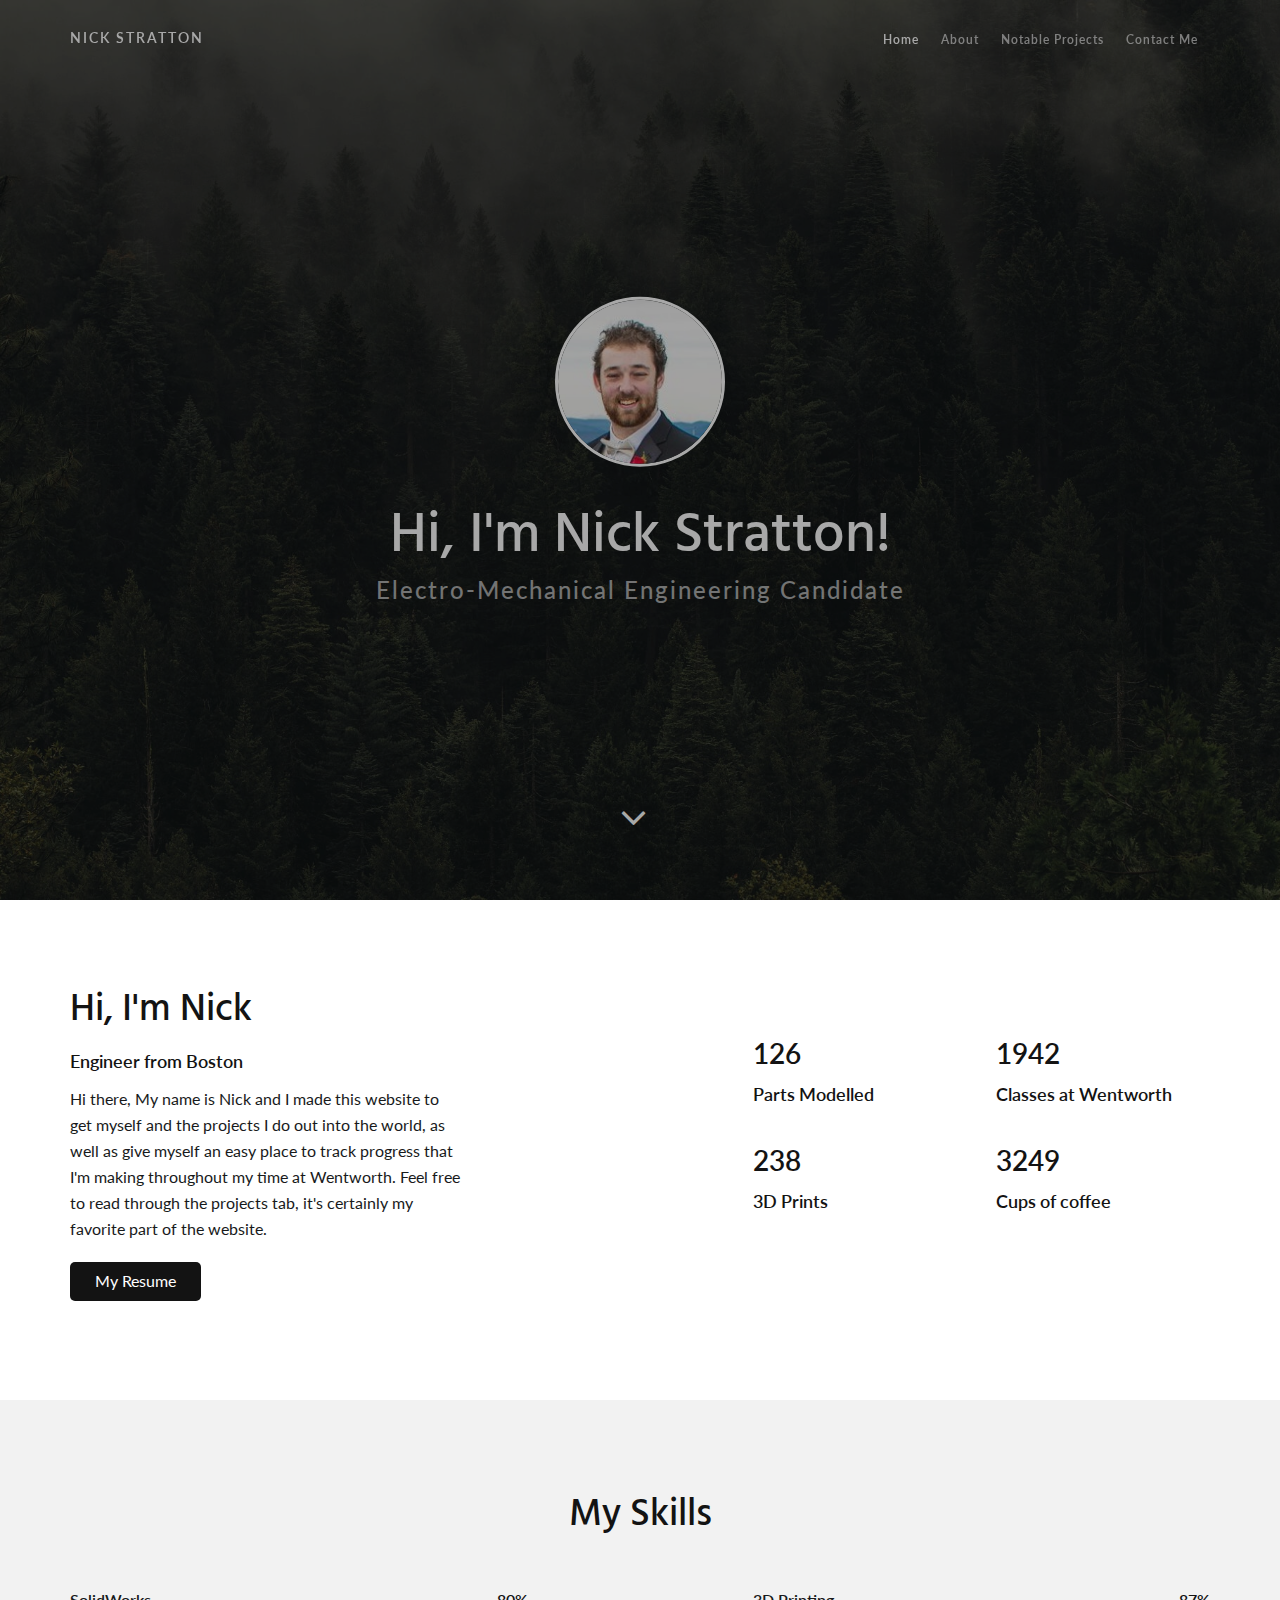
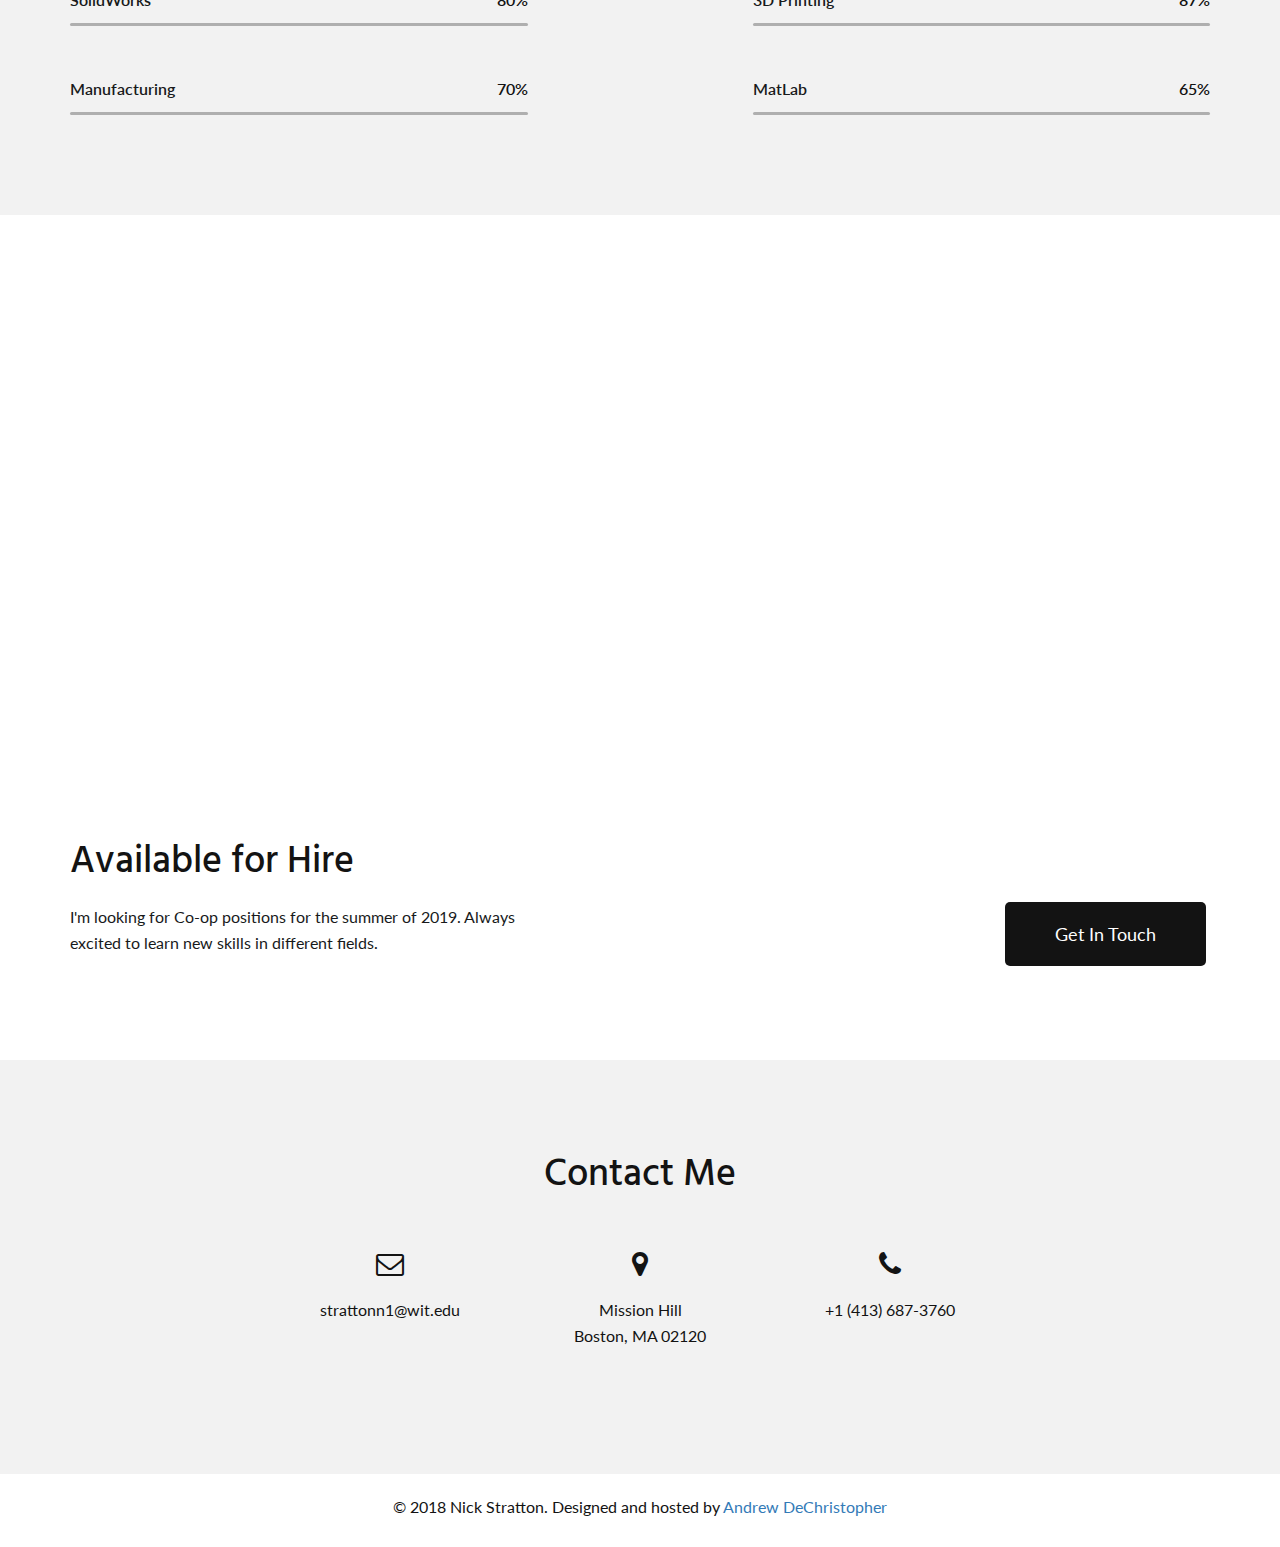
<file: index.html>
<!DOCTYPE html>
<html lang="en">

<head>
	<meta charset="utf-8">
	<meta http-equiv="X-UA-Compatible" content="IE=edge">
	<meta name="viewport" content="width=device-width, initial-scale=1">
	<title>Nick Stratton</title>
	<link rel="icon" href="assets/img/favicon.ico" type="image/x-icon">

	<!-- CSS PLUGIN -->
	<link rel="stylesheet" href="assets/css/bootstrap.min.css">
	<link rel="stylesheet" href="assets/css/font-awesome.min.css">
	<link rel="stylesheet" href="assets/css/owl.carousel.css">
	<link rel="stylesheet" href="assets/css/owl.theme.css">
	<link rel="stylesheet" href="assets/css/magnific-popup.css">
	<link rel="stylesheet" href="assets/css/flexslider.css">
	<link rel="stylesheet" href="assets/css/aos.css">

	<!-- MAIN STYLE -->
	<link rel="stylesheet" href="assets/css/style.css">
	<!-- RESPONSIVES STYLE -->
	<link rel="stylesheet" href="assets/css/style-responsives.css">

	<!-- GOOGLE FONTS -->
	<link href="https://fonts.googleapis.com/css?family=Hind:600|Lato:300,400" rel="stylesheet">

	<!--[if lt IE 9]>
      <script src="https://oss.maxcdn.com/html5shiv/3.7.3/html5shiv.min.js"></script>
      <script src="https://oss.maxcdn.com/respond/1.4.2/respond.min.js"></script>
    <![endif]-->

</head>

<body>

	<!-- PRELOADER-->
	<div id="preloader">
		<div id="status">
			<div class="loader-revolve center">
				<span></span>
			</div>
		</div>
	</div>
	<!-- END PRELOADER -->

	<!-- NAVIGATION -->
	<div id="navigation">
		<div class="container">
			<div class="row">
				<div class="col-sm-3">
					<div class="logo">
						<a href="index.html">Nick Stratton</a>
					</div>
				</div>

				<div class="col-sm-9">
					<div class="navigation-menu">
						<div class="navbar">
							<div class="navbar-header">
								<button type="button" class="navbar-toggle" data-toggle="collapse" data-target=".navbar-collapse">
									<span class="sr-only">Toggle navigation</span>
									<span class="icon-bar"></span>
									<span class="icon-bar"></span>
									<span class="icon-bar"></span>
								</button>
							</div>
							<div class="navbar-collapse collapse">
								<ul class="nav navbar-nav navbar-right">
									<!-- navigation menu items -->
									<li>
										<a class="line active smoth-scroll" href="#home">Home</a>
									</li>
									<li>
										<a class="line smoth-scroll" href="#about">About</a>
									</li>
									<li>
										<a class="line smoth-scroll" href="#portfolio">Notable Projects</a>
									</li>
									<li>
										<a class="line smoth-scroll" href="#contact">Contact Me</a>
									</li>
								</ul>
							</div>
						</div>
					</div>
				</div>
			</div>
		</div>
	</div>
	<!-- END NAVIGATION -->

	<!-- HOME -->
	<div id="home" class="home-bg box-intro" style="background-image: url('assets/img/bg.jpg')" data-stellar-background-ratio="0.6">
		<div class="overlay">
			<div class="container">
				<div class="row">
					<div class="home-text">
						<!-- profile picture -->
						<div class="profile-pic" data-aos="fade-zoom-in" data-aos-easing="ease-in-back" data-aos-delay="300" data-aos-offset="0">
							<img src="assets/img/me.jpg" height="500" class="img-responsive" alt="" />
						</div>

						<!-- home title -->
						<div data-aos="fade-zoom-in" data-aos-easing="ease-in-back" data-aos-delay="300" data-aos-offset="0">
							<h1>Hi, I'm Nick Stratton!</h1>
							<h3 id="text-rotator">
								<div>Electro-Mechanical Engineering Candidate</div>
								<div>Research Assistant</div>
								<div>3D Printer Hobbyist</div>
								<div>Scuba Diver</div>
							</h3>
						</div>
					</div>

					<!-- arrow button -->
					<a class="smoth-scroll" href="#about">
						<i class="fa fa-angle-down arrow"></i>
					</a>
				</div>
			</div>
		</div>
	</div>
	<!-- END HOME -->

	<!-- ABOUT -->
	<section id="about">
		<div class="container">
			<div class="row">
				<div class="description col-md-6 col-sm-4 col-xs-12">
					<h2>Hi, I'm Nick</h2>

					<h4>Engineer from Boston</h4>
					<p> Hi there, My name is Nick and I made this website to get myself and
						the projects I do out into the world, as well as give myself an easy
						place to track progress that I'm making throughout my time at
						Wentworth. Feel free to read through the projects tab, it's certainly
						my favorite part of the website.
					</p>

					<!-- about button -->
					<p>
						<a href="assets/Nick_Stratton_Resume.pdf" class="btn btn-dark with-arrow smoth-scroll">My Resume
							<i class="fa fa-download"></i>
						</a>
					</p>
				</div>

				<!-- facts counting -->
				<div class="facts col-md-5 col-sm-5 col-xs-12">
					<div class="row">
						<div class="col-md-6 col-sm-6 col-xs-6">
							<div class="count-item">
								<div class="numscroller" data-slno='1' data-min='0' data-max='106' data-delay='10' data-increment="5">126</div>
								<div class="count-name-intro">Parts Modelled</div>
							</div>
						</div>

						<div class="col-md-6 col-sm-6 col-xs-6">
							<div class="count-item">
								<div class="numscroller" data-slno='1' data-min='0' data-max='26' data-delay='10' data-increment="5">1942</div>
								<div class="count-name-intro">Classes at Wentworth</div>
							</div>
						</div>

						<div class="col-md-6 col-sm-6 col-xs-6">
							<div class="count-item">
								<div class="numscroller" data-slno='1' data-min='0' data-max='238' data-delay='10' data-increment="5">238</div>
								<div class="count-name-intro">3D Prints</div>
							</div>
						</div>

						<div class="col-md-6 col-sm-6 col-xs-6">
							<div class="count-item">
								<div class="numscroller" data-slno='1' data-min='0' data-max='1248' data-delay='1' data-increment="5">3249</div>
								<div class="count-name-intro">Cups of coffee</div>
							</div>
						</div>
					</div>
				</div>
			</div>
		</div>
	</section>
	<!-- END ABOUT -->

	<!-- SKILLS -->
	<section id="skills">
		<div class="container">
			<div class="row">
				<div class="col-md-12 text-center">
					<h2>My Skills</h2>
				</div>

				<!-- skills items -->
				<div class="col-md-5 col-sm-6 col-xs-12">
					<div class="progress-box">
						<p>SolidWorks
							<span class="color-heading pull-right">80%</span>
						</p>
						<div class="progress">
							<div class="progress-bar bg-color-base" role="progressbar" data-width="80"></div>
						</div>
					</div>
				</div>

				<div class="col-md-5 col-sm-6 col-xs-12 skills-right">
					<div class="progress-box">
						<p>3D Printing
							<span class="color-heading pull-right">87%</span>
						</p>
						<div class="progress">
							<div class="progress-bar bg-color-base" role="progressbar" data-width="87"></div>
						</div>
					</div>
				</div>

				<div class="col-md-5 col-sm-6 col-xs-12">
					<div class="progress-box">
						<p>Manufacturing
							<span class="color-heading pull-right">70%</span>
						</p>
						<div class="progress">
							<div class="progress-bar bg-color-base" role="progressbar" data-width="70"></div>
						</div>
					</div>
				</div>

				<div class="col-md-5 col-sm-6 col-xs-12 skills-right">
					<div class="progress-box">
						<p>MatLab
							<span class="color-heading pull-right">65%</span>
						</p>
						<div class="progress">
							<div class="progress-bar bg-color-base" role="progressbar" data-width="65"></div>
						</div>
					</div>
				</div>
			</div>
		</div>
	</section>
	<!-- END SKILLS -->

	<!-- PORTFOLIO -->
	<section id="portfolio">
		<div class="container">
			<div class="row">
				<div data-aos="fade-up">
					<div class="col-md-12 text-center">
						<h2>Notable Projects</h2>
					</div>

					<div class="col-md-12 col-sm-12">


						<!-- portfolio items -->
						<div id="port-image" class="container">
							<div class="row">
								<div class="website grid mix col-md-4">
									<a href="projects/mate-rov.html">
										<figure class="port-desc">
											<img src="assets/img/portfolio/portfolio-1.png" class="img-responsive" alt="Work 1">
											<figcaption>
												<h4>MATE ROV</h4>
												<h5>Click for more</h5>
											</figcaption>
										</figure>
									</a>
								</div>

								<div id="port-image" class="container">
									<div class="row">
										<div class="website grid mix col-md-4">
											<a href="projects/ASME_SDC.html">
												<figure class="port-desc">
													<img src="assets/img/portfolio/portfolio-2.jpg" class="img-responsive" alt="Work 1">
													<figcaption>
														<h4>ASME SDC</h4>
														<h5>Click for more</h5>
													</figcaption>
												</figure>
											</a>
										</div>

<!--

								<div class="photography grid mix col-md-4 col-sm-6 col-xs-12">
									<a href="assets/img/portfolio/portfolio-4.jpg" class="image-popup">
										<figure class="port-desc">
											<img src="assets/img/portfolio/portfolio-4.jpg" class="img-responsive" alt="Work 1">
											<figcaption>
												<h4>3D Toolchanger Reseacrh</h4>
												<h5>Click for more</h5>
											</figcaption>
										</figure>
									</a>
								</div>

								<div class="design grid mix col-md-4 col-sm-6 col-xs-12">
									<a href="assets/img/portfolio/portfolio-5.jpg" class="image-popup">
										<figure class="port-desc">
											<img src="assets/img/portfolio/portfolio-5.jpg" class="img-responsive" alt="Work 1">
											<figcaption>
												<h4>Project Five</h4>
												<h5>Design</h5>
											</figcaption>
										</figure>
									</a>
								</div>
-->
							</div>
						</div>
					</div>
				</div>
			</div>
		</div>
	</section>
	<!-- END PORTFOLIO -->

	<!-- HIRE -->
	<section id="hire">
		<div class="container">
			<div class="row">
				<div class="col-md-9 col-sm-6 col-xs-12">
					<h2>Available for Hire</h2>

					<p>
						I'm looking for Co-op positions for the summer of 2019. Always excited to learn new skills in different fields.
					</p>
				</div>

  <!-- button hire-->
				<div class="col-md-3 col-sm-6 col-xs-12">
					<p>
						<a href="#contact" class="btn btn-dark btn-lg smoth-scroll">Get in Touch</a>
					</p>
				</div>
			</div>
		</div>
	</section>
	<!-- END HIRE-->

	<!-- CONTACT -->
	<section id="contact">
		<div class="container text-center">
			<div class="row">
				<div class="col-md-12 text-center">
					<h2>Contact Me</h2>
				</div>

				<div class="address-icons col-md-8 col-md-offset-2">
					<div class="col-md-4 col-sm-4">
						<i class="fa fa-envelope-o fa-2x"></i>
						<a href="mailto:strattonn1@wit.edu"> <p>strattonn1@wit.edu<p></a>
					</div>

					<div class="col-md-4 col-sm-4">
						<i class="fa fa-map-marker fa-2x"></i>
						<p>Mission Hill
							<br> Boston, MA 02120
						</p>
					</div>

					<div class="col-md-4 col-sm-4">
						<i class="fa fa-phone fa-2x"></i>
						<a href="tel:413-687-3760"><p>+1 (413) 687-3760</p></a>
					</div>
					<div class="clearfix"></div>
				</div>


			</div>
		</div>
	</section>
	<!-- END CONTACT -->

	<!-- FOOTER -->
	<footer id="footer">
		<div class="container">
			<div class="col-md-12 text-center">
				<!--<ul class="social-icons-footer">    Leave this in for Linkedin later
					<li>
						<a href="https://www.facebook.com/nick.stratton.522">
							<i class="fa fa-facebook"></i>
						</a>
					</li>
				</ul>-->

				<p>© 2018 Nick Stratton. Designed and hosted by <a href="https://dchr.host">Andrew DeChristopher</a></p>
			</div>
		</div>
	</footer>
	<!-- END FOOTER -->

	<!-- JS PLUGIN -->
	<script src="assets/js/jquery.js"></script>
	<script src="assets/js/bootstrap.min.js"></script>
	<script src="assets/js/jquery.stellar.min.js"></script>
	<script src="assets/js/text-rotate.js"></script>
	<script src="assets/js/numscroller.js"></script>
	<script src="assets/js/owl.carousel.min.js"></script>
	<script src="assets/js/jquery.appear.js"></script>
	<script src="assets/js/progress-bar.min.js"></script>
	<script src="assets/js/jquery.mixitup.js"></script>
	<script src="assets/js/jquery.magnific-popup.min.js"></script>
	<script src="assets/js/magnific-popup-options.js"></script>
	<script src="assets/js/jquery.flexslider-min.js"></script>
	<script src="assets/js/aos.js"></script>
	<script src="assets/js/app.js"></script>
	<script src="assets/js/jquery.form.js"></script>
	<script src="assets/js/jquery.validate.min.js"></script>

	<!-- MAIN JS -->
	<script src="assets/js/main.js"></script>
</body>

</html>
</file>
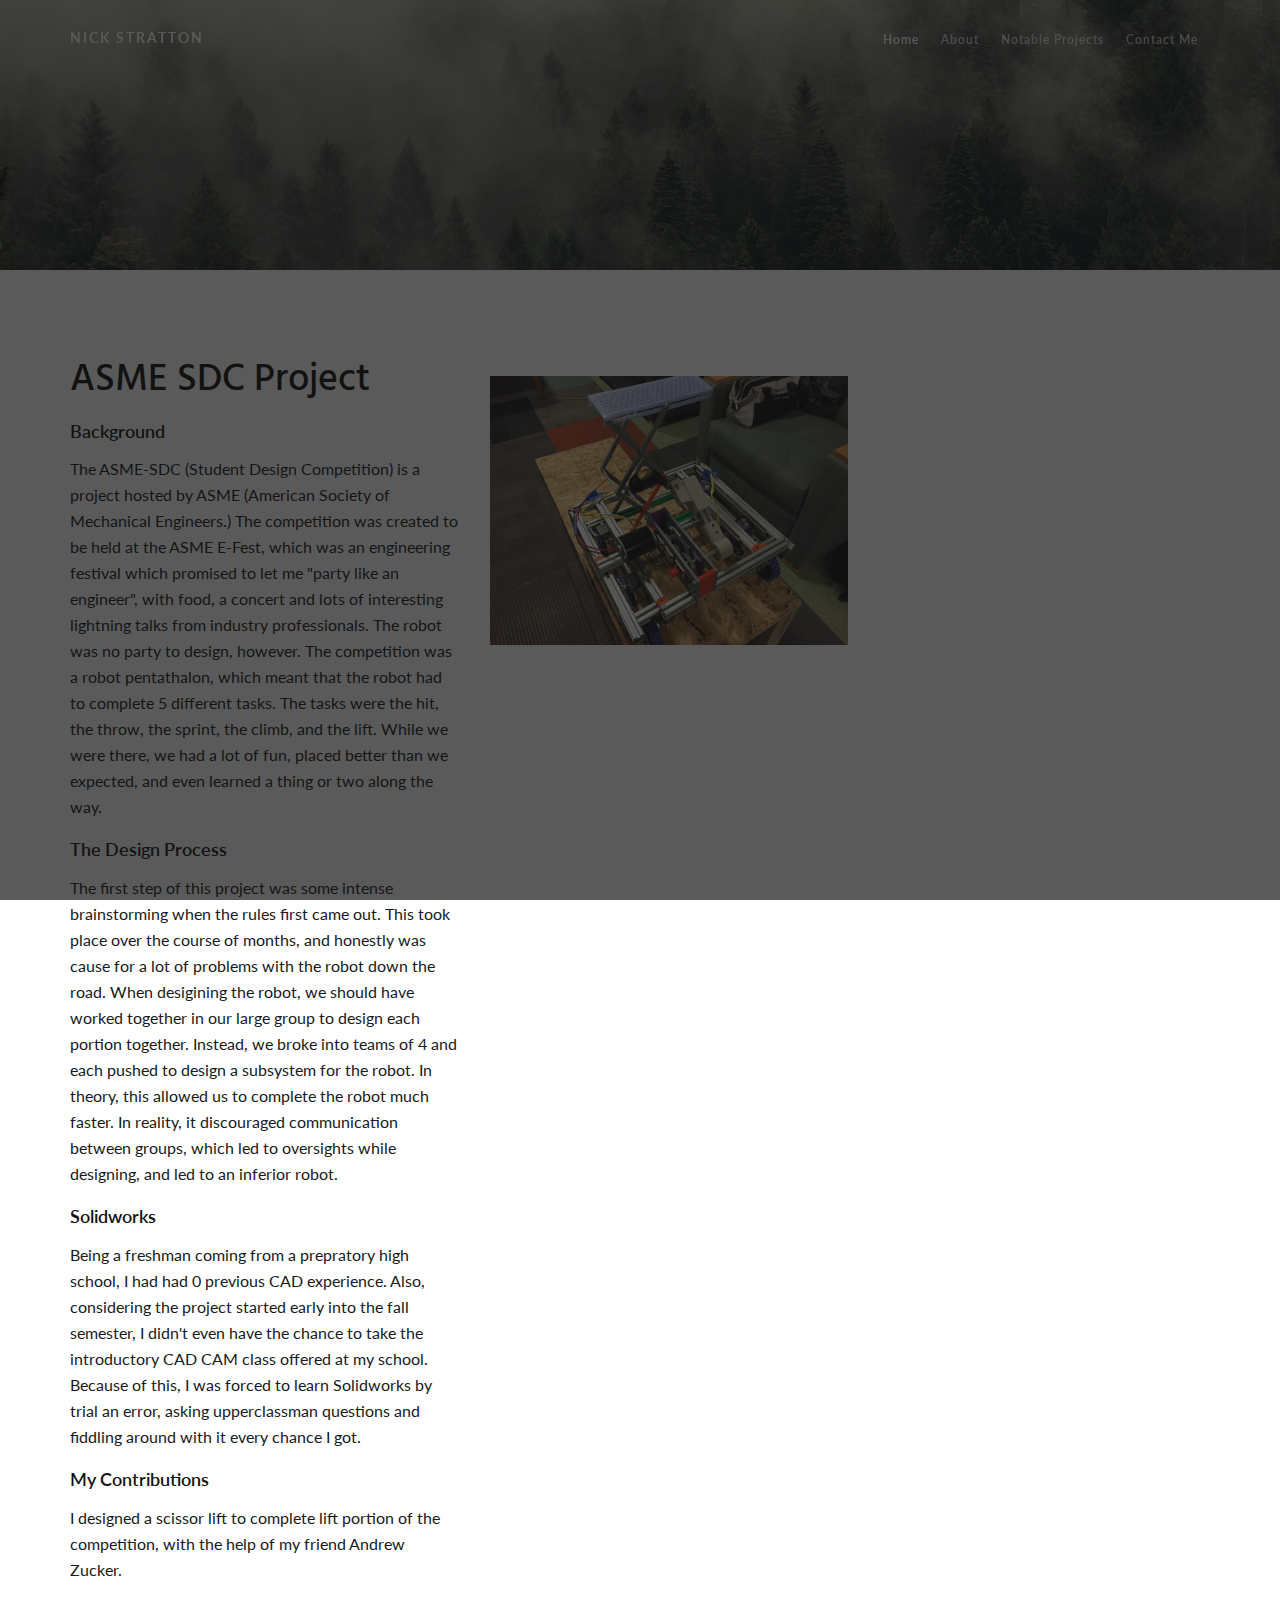
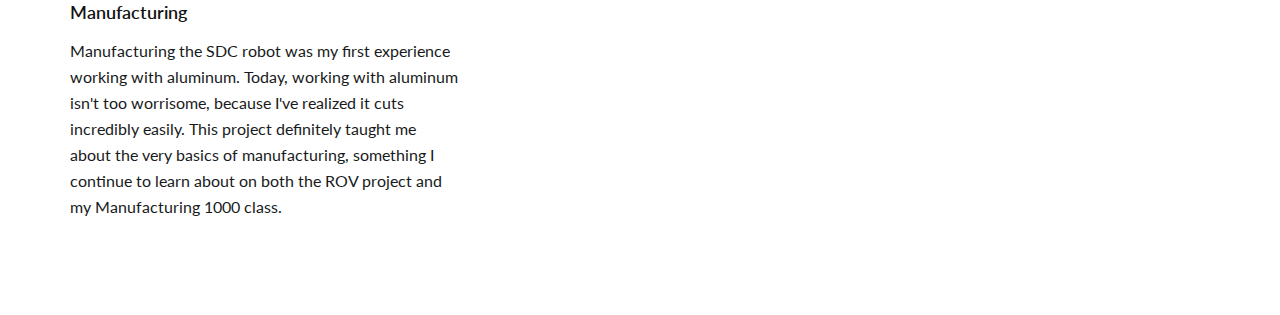
<file: pages/ASME_SDC.html>
<!DOCTYPE html>
<html lang="en">

<head>
	<meta charset="utf-8">
	<meta http-equiv="X-UA-Compatible" content="IE=edge">
	<meta name="viewport" content="width=device-width, initial-scale=1">
	<title>Nick Stratton</title>
	<link rel="icon" href="../assets/img/favicon.ico" type="image/x-icon">

	<!-- CSS PLUGIN -->
	<link rel="stylesheet" href="../assets/css/bootstrap.min.css">
	<link rel="stylesheet" href="../assets/css/font-awesome.min.css">
	<link rel="stylesheet" href="../assets/css/owl.carousel.css">
	<link rel="stylesheet" href="../assets/css/owl.theme.css">
	<link rel="stylesheet" href="../assets/css/magnific-popup.css">
	<link rel="stylesheet" href="../assets/css/flexslider.css">
	<link rel="stylesheet" href="../assets/css/aos.css">

	<!-- MAIN STYLE-->
	<link rel="stylesheet" href="../assets/css/style.css">
	<!-- RESPONSIVES STYLE -->
	<link rel="stylesheet" href="../assets/css/style-responsives.css">

	<!-- GOOGLE FONTS -->
	<link href="https://fonts.googleapis.com/css?family=Hind:600|Lato:300,400" rel="stylesheet">

	<!--[if lt IE 9]>
      <script src="https://oss.maxcdn.com/html5shiv/3.7.3/html5shiv.min.js"></script>
      <script src="https://oss.maxcdn.com/respond/1.4.2/respond.min.js"></script>
    <![endif]-->

</head>

<div id="home-proj" class="home-bg box-intro" style="background-image: url('../assets/img/bg.jpg')" data-stellar-background-ratio="0.6">
</div>

<body>

	<!-- PRELOADER-->
	<div id="preloader">
		<div id="status">
			<div class="loader-revolve center">
				<span></span>
			</div>
		</div>
	</div>
	<!-- END PRELOADER -->

	<!-- NAVIGATION -->
	<div id="navigation">
		<div class="container">
			<div class="row">
				<div class="col-sm-3">
					<div class="logo">
						<a href="../index.html">Nick Stratton</a>
					</div>
				</div>

				<div class="col-sm-9">
					<div class="navigation-menu">
						<div class="navbar">
							<div class="navbar-header">
								<button type="button" class="navbar-toggle" data-toggle="collapse" data-target=".navbar-collapse">
									<span class="sr-only">Toggle navigation</span>
									<span class="icon-bar"></span>
									<span class="icon-bar"></span>
									<span class="icon-bar"></span>
								</button>
							</div>
							<div class="navbar-collapse collapse">
								<ul class="nav navbar-nav navbar-right">
									<!-- navigation menu items -->
									<li>
										<a class="line active smoth-scroll" href="https://nick-stratton.com/#home">Home</a>
									</li>
									<li>
										<a class="line smoth-scroll" href="https://nick-stratton.com/#about">About</a>
									</li>
									<li>
										<a class="line smoth-scroll" href="https://nick-stratton.com/#portfolio">Notable Projects</a>
									</li>
									<li>
										<a class="line smoth-scroll" href="https://nick-stratton.com/#contact">Contact Me</a>
									</li>
								</ul>
							</div>
						</div>
					</div>
				</div>
			</div>
		</div>
	</div>
	<!-- END NAVIGATION -->
	<section id="about">
		<div class="container">
			<div class="row">
				<a class="smoth-scroll" href="#about">
					<i class="fa fa-angle-down arrow"></i>
				</a>
				<div class="description col-md-6 col-sm-4 col-xs-12">
					<h2>ASME SDC Project</h2>

					<h4>Background</h4>
					<p>The ASME-SDC (Student Design Competition) is a project hosted by ASME (American Society of
            Mechanical Engineers.) The competition was created to be held at the
             ASME E-Fest, which was an engineering festival which promised to let
             me "party like an engineer", with food, a concert and lots of interesting
             lightning talks from industry professionals. The robot was no party
						 to design, however. The competition was a robot pentathalon, which
						 meant that the robot had to complete 5 different tasks. The tasks
						 were the hit, the throw, the sprint, the climb, and the lift.
						 While we were there, we had a lot of fun, placed better than we
						 expected, and even learned a thing or two along the way.
					</p>

					<h4>The Design Process</h4>
					<p>The first step of this project was some intense brainstorming when
						the rules first came out. This took place over the course of months,
						 and honestly was cause for a lot of problems with the robot down the
						 road. When desigining the robot, we should have worked together in
						 our large group to design each portion together. Instead, we broke
						 into teams of 4 and each pushed to design a subsystem for the
						 robot. In theory, this allowed us to complete the robot much faster.
						 In reality, it discouraged communication between groups, which led
						 to oversights while designing, and led to an inferior robot.
					</p>

					<h4>Solidworks</h4>
					<p>Being a freshman coming from a prepratory high school, I had had 0
						previous CAD experience. Also, considering the project started early
						 into the fall semester, I didn't even have the chance to take the
						 introductory CAD CAM class offered at my school. Because of this, I
						 was forced to learn Solidworks by trial an error, asking upperclassman
						 questions and fiddling around with it every chance I got.
          </p>

					<h4>My Contributions</h4>
					 <p>I designed a scissor lift to complete lift portion of the competition,
						 with the help of my friend Andrew Zucker. 
					</p>

					<h4>Manufacturing</h4>
					<p>Manufacturing the SDC robot was my first experience working with
						aluminum. Today, working with aluminum isn't too worrisome, because
						I've realized it cuts incredibly easily. This project definitely
						taught me about the very basics of manufacturing, something I continue
						to learn about on both the ROV project and my Manufacturing 1000
						class.
					</p>
				</div>

				<div class="col-md-6 col-sm-4 col-xs-12">
					<div class="website grid mix col-md-4 col-sm-6 col-xs-12">
						<a href="../assets/img/portfolio/portfolio-2.jpg" class="image-popup">
							<figure>
								<img src="../assets/img/portfolio/portfolio-2.jpg" class="img-responsive" alt="Work 1">
							</figure>
						</a>
					</div>
				</div>

			</div>
		</div>
	</section>
	<!-- END ABOUT -->

	<!-- JS PLUGIN -->
	<script src="../assets/js/jquery.js"></script>
	<script src="../assets/js/bootstrap.min.js"></script>
	<script src="../assets/js/jquery.stellar.min.js"></script>
	<script src="../assets/js/text-rotate.js"></script>
	<script src="../assets/js/numscroller.js"></script>
	<script src="../assets/js/owl.carousel.min.js"></script>
	<script src="../assets/js/jquery.appear.js"></script>
	<script src="../assets/js/progress-bar.min.js"></script>
	<script src="../assets/js/jquery.mixitup.js"></script>
	<script src="../assets/js/jquery.magnific-popup.min.js"></script>
	<script src="../assets/js/magnific-popup-options.js"></script>
	<script src="../assets/js/jquery.flexslider-min.js"></script>
	<script src="../assets/js/aos.js"></script>
	<script src="../assets/js/app.js"></script>
	<script src="../assets/js/jquery.form.js"></script>
	<script src="../assets/js/jquery.validate.min.js"></script>

	<!-- MAIN JS -->
	<script src="../assets/js/main.js"></script>
	</body>

	</html>
</file>
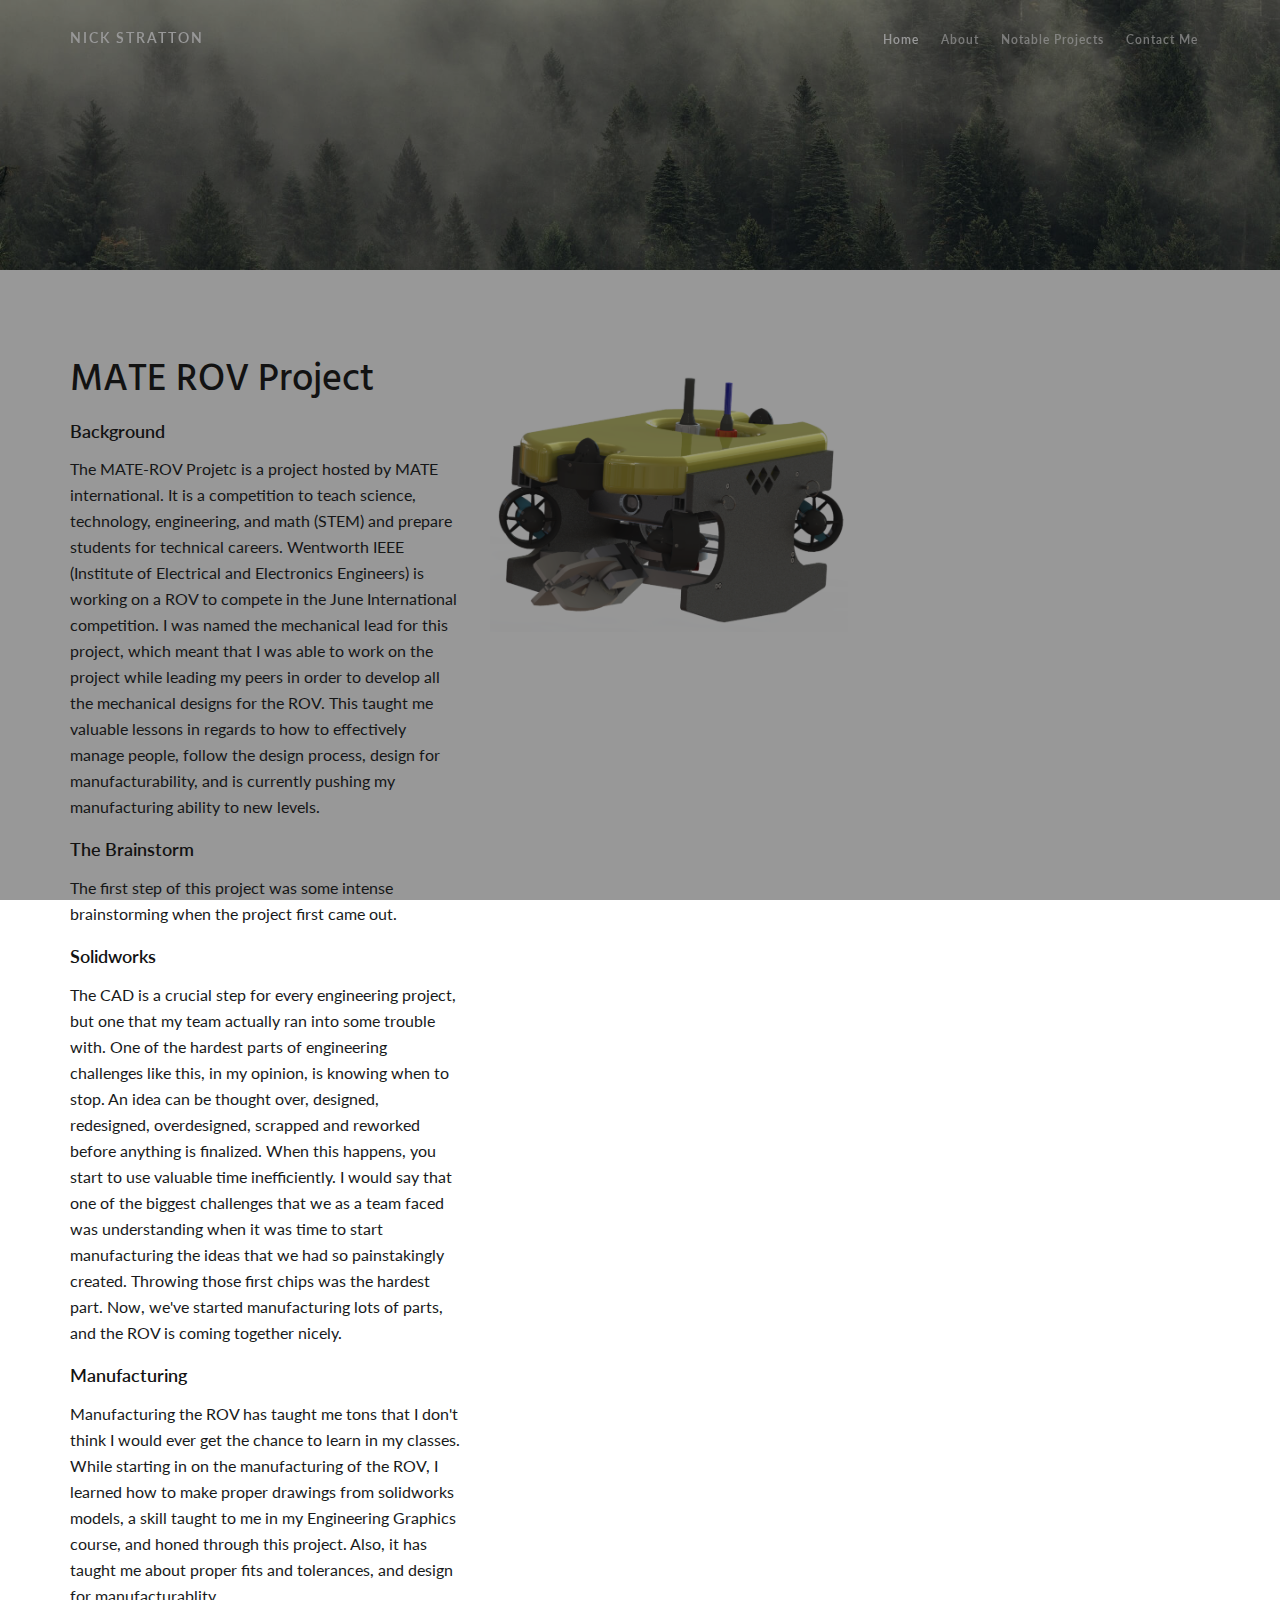
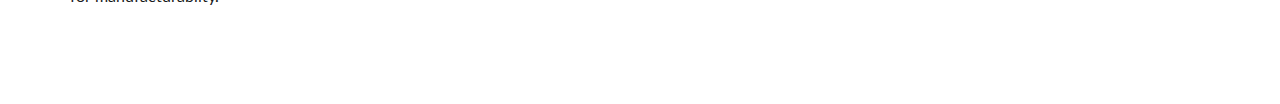
<file: pages/mate-rov.html>
<!DOCTYPE html>
<html lang="en">

<head>
	<meta charset="utf-8">
	<meta http-equiv="X-UA-Compatible" content="IE=edge">
	<meta name="viewport" content="width=device-width, initial-scale=1">
	<title>Nick Stratton</title>
	<link rel="icon" href="../assets/img/favicon.ico" type="image/x-icon">

	<!-- CSS PLUGIN -->
	<link rel="stylesheet" href="../assets/css/bootstrap.min.css">
	<link rel="stylesheet" href="../assets/css/font-awesome.min.css">
	<link rel="stylesheet" href="../assets/css/owl.carousel.css">
	<link rel="stylesheet" href="../assets/css/owl.theme.css">
	<link rel="stylesheet" href="../assets/css/magnific-popup.css">
	<link rel="stylesheet" href="../assets/css/flexslider.css">
	<link rel="stylesheet" href="../assets/css/aos.css">

	<!-- MAIN STYLE-->
	<link rel="stylesheet" href="../assets/css/style.css">
	<!-- RESPONSIVES STYLE -->
	<link rel="stylesheet" href="../assets/css/style-responsives.css">

	<!-- GOOGLE FONTS -->
	<link href="https://fonts.googleapis.com/css?family=Hind:600|Lato:300,400" rel="stylesheet">

	<!--[if lt IE 9]>
      <script src="https://oss.maxcdn.com/html5shiv/3.7.3/html5shiv.min.js"></script>
      <script src="https://oss.maxcdn.com/respond/1.4.2/respond.min.js"></script>
    <![endif]-->

</head>

<div id="home-proj" class="home-bg box-intro" style="background-image: url('../assets/img/bg.jpg')" data-stellar-background-ratio="0.6">
</div>

<body>

	<!-- PRELOADER-->
	<div id="preloader">
		<div id="status">
			<div class="loader-revolve center">
				<span></span>
			</div>
		</div>
	</div>
	<!-- END PRELOADER -->

	<!-- NAVIGATION -->
	<div id="navigation">
		<div class="container">
			<div class="row">
				<div class="col-sm-3">
					<div class="logo">
						<a href="../index.html">Nick Stratton</a>
					</div>
				</div>

				<div class="col-sm-9">
					<div class="navigation-menu">
						<div class="navbar">
							<div class="navbar-header">
								<button type="button" class="navbar-toggle" data-toggle="collapse" data-target=".navbar-collapse">
									<span class="sr-only">Toggle navigation</span>
									<span class="icon-bar"></span>
									<span class="icon-bar"></span>
									<span class="icon-bar"></span>
								</button>
							</div>
							<div class="navbar-collapse collapse">
								<ul class="nav navbar-nav navbar-right">
									<!-- navigation menu items -->
									<li>
										<a class="line active smoth-scroll" href="https://nick-stratton.com/#home">Home</a>
									</li>
									<li>
										<a class="line smoth-scroll" href="https://nick-stratton.com/#about">About</a>
									</li>
									<li>
										<a class="line smoth-scroll" href="https://nick-stratton.com/#portfolio">Notable Projects</a>
									</li>
									<li>
										<a class="line smoth-scroll" href="https://nick-stratton.com/#contact">Contact Me</a>
									</li>
								</ul>
							</div>
						</div>
					</div>
				</div>
			</div>
		</div>
	</div>
	<!-- END NAVIGATION -->
	<section id="about">
		<div class="container">
			<div class="row">
				<a class="smoth-scroll" href="#about">
					<i class="fa fa-angle-down arrow"></i>
				</a>
				<div class="description col-md-6 col-sm-4 col-xs-12">
					<h2>MATE ROV Project</h2>

					<h4>Background</h4>
					<p>The MATE-ROV Projetc is a project hosted by MATE international. It
						is a competition to teach science, technology, engineering, and math
						 (STEM) and prepare students for technical careers. Wentworth IEEE
						 (Institute of Electrical and Electronics Engineers) is working on
						 a ROV to compete in the June International competition. I was named
						 the mechanical lead for this project, which meant that I was able
						 to work on the project while leading my peers in order to develop all the
						  mechanical designs for the ROV. This taught me valuable lessons in
							regards to how to effectively manage people, follow the design
							process, design for manufacturability, and is currently pushing my
							manufacturing ability to new levels.
					</p>

					<h4>The Brainstorm</h4>
					<p>The first step of this project was some intense brainstorming when
						the project first came out.
					</p>

					<h4>Solidworks</h4>
					<p>The CAD is a crucial step for every engineering project, but one
						that my team actually ran into some trouble with. One of the hardest
						parts of engineering challenges like this, in my opinion, is knowing
						when to stop. An idea can be thought over, designed, redesigned,
						overdesigned, scrapped and reworked before anything is finalized.
						When this happens, you start to use valuable time inefficiently.
						I would say that one of the biggest challenges that we as a team faced
						was understanding when it was time to start manufacturing the ideas
						that we had so painstakingly created. Throwing those first chips
						was the hardest part. Now, we've started manufacturing lots of parts,
						and the ROV is coming together nicely.
					</p>

					<h4>Manufacturing</h4>
					<p>Manufacturing the ROV has taught me tons that I don't think I would
						ever get the chance to learn in my classes. While starting in on the
						manufacturing of the ROV, I learned how to make proper drawings from
						solidworks models, a skill taught to me in my Engineering Graphics
						course, and honed through this project. Also, it has taught me about
						 proper fits and tolerances, and design for manufacturablity.
					</p>

				</div>

				<div class="col-md-6 col-sm-4 col-xs-12">
					<div class="website grid mix col-md-4 col-sm-6 col-xs-12">
						<a href="../assets/img/portfolio/portfolio-1.png" class="image-popup">
							<figure>
								<img src="../assets/img/portfolio/portfolio-1.png" class="img-responsive" alt="Work 1">
							</figure>
						</a>
					</div>
				</div>

			</div>
		</div>
	</section>
	<!-- END ABOUT -->

	<!-- JS PLUGIN -->
	<script src="../assets/js/jquery.js"></script>
	<script src="../assets/js/bootstrap.min.js"></script>
	<script src="../assets/js/jquery.stellar.min.js"></script>
	<script src="../assets/js/text-rotate.js"></script>
	<script src="../assets/js/numscroller.js"></script>
	<script src="../assets/js/owl.carousel.min.js"></script>
	<script src="../assets/js/jquery.appear.js"></script>
	<script src="../assets/js/progress-bar.min.js"></script>
	<script src="../assets/js/jquery.mixitup.js"></script>
	<script src="../assets/js/jquery.magnific-popup.min.js"></script>
	<script src="../assets/js/magnific-popup-options.js"></script>
	<script src="../assets/js/jquery.flexslider-min.js"></script>
	<script src="../assets/js/aos.js"></script>
	<script src="../assets/js/app.js"></script>
	<script src="../assets/js/jquery.form.js"></script>
	<script src="../assets/js/jquery.validate.min.js"></script>

	<!-- MAIN JS -->
	<script src="../assets/js/main.js"></script>
	</body>

	</html>
</file>
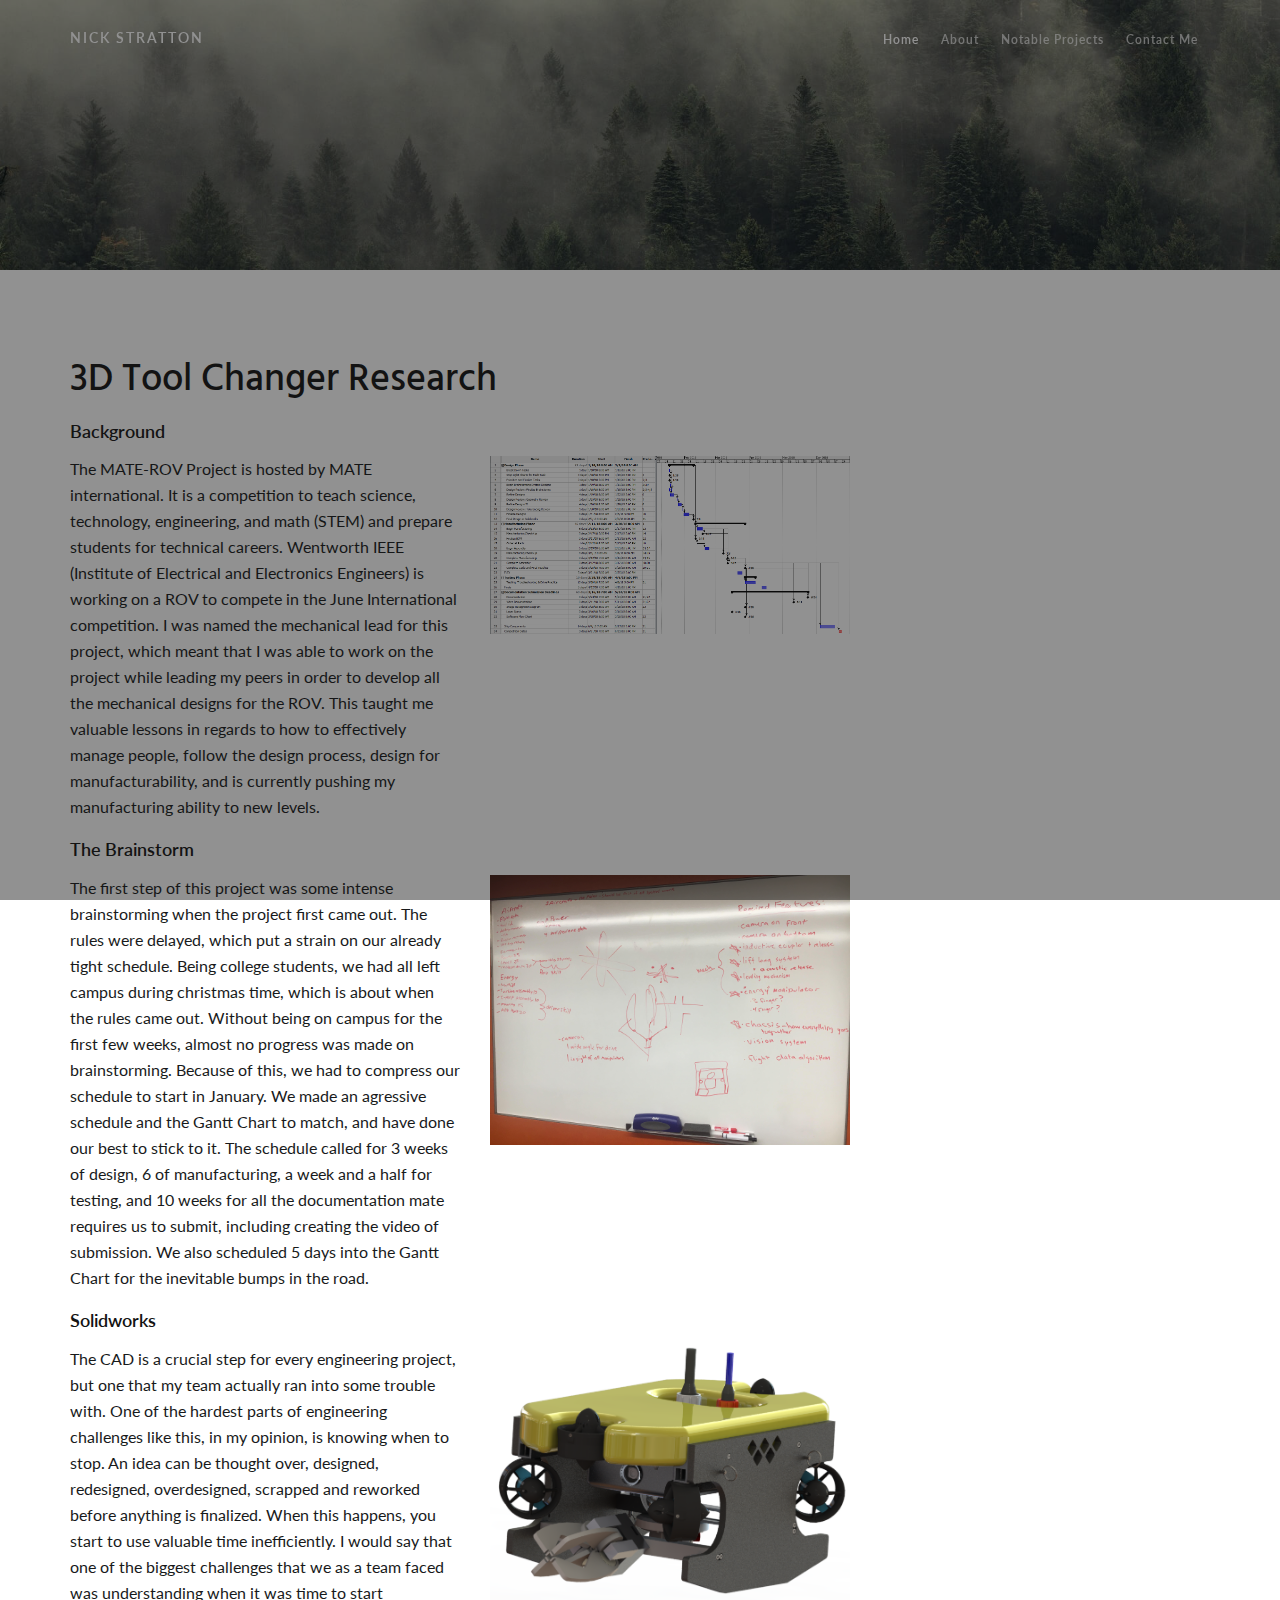
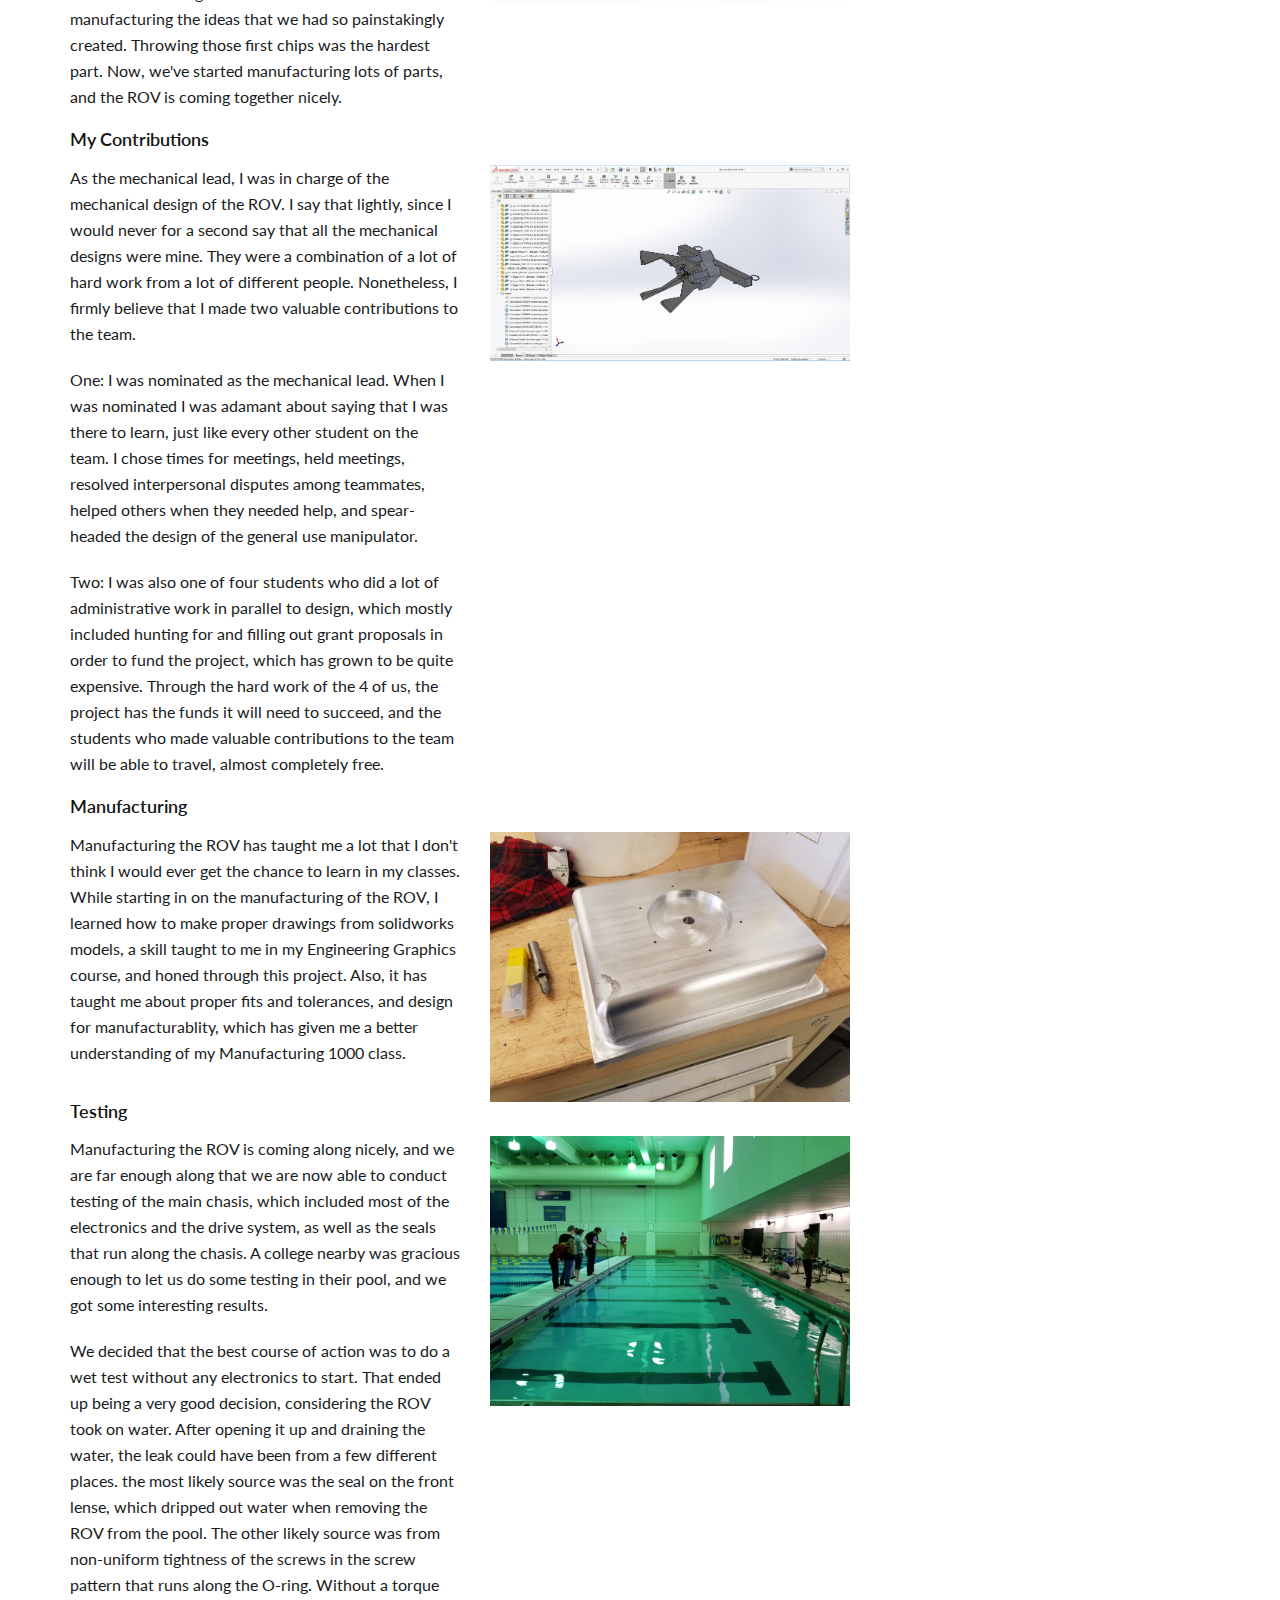
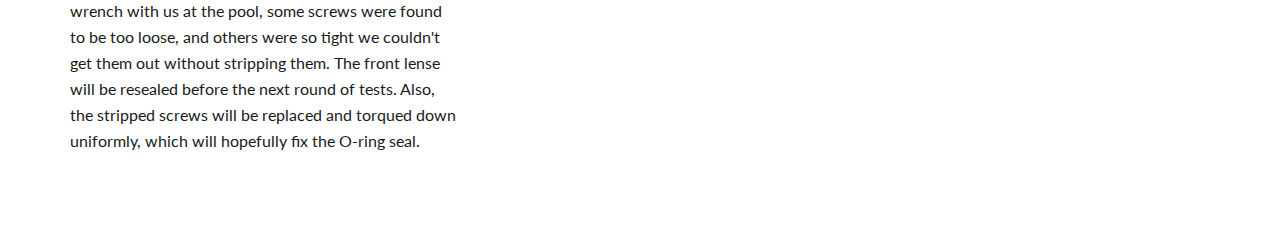
<file: projects/3D Tool Changer Research.html>
<!DOCTYPE html>
<html lang="en">

<head>
	<meta charset="utf-8">
	<meta http-equiv="X-UA-Compatible" content="IE=edge">
	<meta name="viewport" content="width=device-width, initial-scale=1">
	<title>Nick Stratton</title>
	<link rel="icon" href="../assets/img/favicon.ico" type="image/x-icon">

	<!-- CSS PLUGIN -->
	<link rel="stylesheet" href="../assets/css/bootstrap.min.css">
	<link rel="stylesheet" href="../assets/css/font-awesome.min.css">
	<link rel="stylesheet" href="../assets/css/owl.carousel.css">
	<link rel="stylesheet" href="../assets/css/owl.theme.css">
	<link rel="stylesheet" href="../assets/css/magnific-popup.css">
	<link rel="stylesheet" href="../assets/css/flexslider.css">
	<link rel="stylesheet" href="../assets/css/aos.css">

	<!-- MAIN STYLE-->
	<link rel="stylesheet" href="../assets/css/style.css">
	<!-- RESPONSIVES STYLE -->
	<link rel="stylesheet" href="../assets/css/style-responsives.css">

	<!-- GOOGLE FONTS -->
	<link href="https://fonts.googleapis.com/css?family=Hind:600|Lato:300,400" rel="stylesheet">

	<!--[if lt IE 9]>
      <script src="https://oss.maxcdn.com/html5shiv/3.7.3/html5shiv.min.js"></script>
      <script src="https://oss.maxcdn.com/respond/1.4.2/respond.min.js"></script>
    <![endif]-->

</head>

<div id="home-proj" class="home-bg box-intro" style="background-image: url('../assets/img/bg.jpg')" data-stellar-background-ratio="0.6">
</div>

<body>

	<!-- PRELOADER-->
	<div id="preloader">
		<div id="status">
			<div class="loader-revolve center">
				<span></span>
			</div>
		</div>
	</div>
	<!-- END PRELOADER -->

	<!-- NAVIGATION -->
	<div id="navigation">
		<div class="container">
			<div class="row">
				<div class="col-sm-3">
					<div class="logo">
						<a href="../index.html">Nick Stratton</a>
					</div>
				</div>

				<div class="col-sm-9">
					<div class="navigation-menu">
						<div class="navbar">
							<div class="navbar-header">
								<button type="button" class="navbar-toggle" data-toggle="collapse" data-target=".navbar-collapse">
									<span class="sr-only">Toggle navigation</span>
									<span class="icon-bar"></span>
									<span class="icon-bar"></span>
									<span class="icon-bar"></span>
								</button>
							</div>
							<div class="navbar-collapse collapse">
								<ul class="nav navbar-nav navbar-right">
									<!-- navigation menu items -->
									<li>
										<a class="line active smoth-scroll" href="https://nick-stratton.com/#home">Home</a>
									</li>
									<li>
										<a class="line smoth-scroll" href="https://nick-stratton.com/#about">About</a>
									</li>
									<li>
										<a class="line smoth-scroll" href="https://nick-stratton.com/#portfolio">Notable Projects</a>
									</li>
									<li>
										<a class="line smoth-scroll" href="https://nick-stratton.com/#contact">Contact Me</a>
									</li>
								</ul>
							</div>
						</div>
					</div>
				</div>
			</div>
		</div>
	</div>
	<!-- END NAVIGATION -->
	<section id="about">
		<div class="container">
			<h2>3D Tool Changer Research</h2>
				<h4>Background</h4>
			<div class="row">
				<a class="smoth-scroll" href="#about">
					<i class="fa fa-angle-down arrow"></i>
				</a>
				<div class="description col-sm-4">
					<p>The MATE-ROV Project is hosted by MATE international. It
						is a competition to teach science, technology, engineering, and math
						 (STEM) and prepare students for technical careers. Wentworth IEEE
						 (Institute of Electrical and Electronics Engineers) is working on
						 a ROV to compete in the June International competition. I was named
						 the mechanical lead for this project, which meant that I was able
						 to work on the project while leading my peers in order to develop all the
						  mechanical designs for the ROV. This taught me valuable lessons in
							regards to how to effectively manage people, follow the design
							process, design for manufacturability, and is currently pushing my
							manufacturing ability to new levels.
					</p>
        </div>

					<div class="col-sm-4">
							<a href="../assets/img/Pics for ROV Page/ROV Gantt Chart.png" class="image-popup">
								<figure>
									<img src="../assets/img/Pics for ROV Page/ROV Gantt Chart.png" class="img-responsive" alt="Work 1">
								</figure>
							</a>
					</div>

			</div>
					<h4>The Brainstorm</h4>
      <div class="row">
				<div class="description col-sm-4">
					<p>The first step of this project was some intense brainstorming when
						the project first came out. The rules were delayed, which put a strain
						on our already tight schedule. Being college students, we had all left
						campus during christmas time, which is about when the rules came out.
						Without being on campus for the first few weeks, almost no progress
						was made on brainstorming. Because of this, we had to compress our
						schedule to start in January. We made an agressive schedule and the
							Gantt Chart to match, and have done our best to stick to it. The
							schedule called for 3 weeks of design, 6 of manufacturing, a
							week and a half for testing, and 10 weeks for all the documentation
							mate requires us to submit, including creating the video of
							submission. We also scheduled 5 days into the Gantt Chart for
							the inevitable bumps in the road.
					</p>
        </div>

				<div class="col-sm-4">
						<a href="../assets/img/Pics for ROV Page/brainstorm.jpg" class="image-popup">
							<figure>
								<img src="../assets/img/Pics for ROV Page/brainstorm.jpg" class="img-responsive" alt="Work 1">
							</figure>
						</a>
				</div>

      </div>

			<h4>Solidworks</h4>
	 <div class="row">
		 <div class="description col-sm-4">
			<p>The CAD is a crucial step for every engineering project, but one
				that my team actually ran into some trouble with. One of the hardest
				parts of engineering challenges like this, in my opinion, is knowing
				when to stop. An idea can be thought over, designed, redesigned,
				overdesigned, scrapped and reworked before anything is finalized.
				When this happens, you start to use valuable time inefficiently.
				I would say that one of the biggest challenges that we as a team faced
				was understanding when it was time to start manufacturing the ideas
				that we had so painstakingly created. Throwing those first chips
				was the hardest part. Now, we've started manufacturing lots of parts,
				and the ROV is coming together nicely.
			</p>
		 </div>

			<div class="col-sm-4">
					<a href="../assets/img/Pics for ROV Page/ROV Assembly Render.png" class="image-popup">
						<figure>
							<img src="../assets/img/Pics for ROV Page/ROV Assembly Render.png" class="img-responsive" alt="Work 1">
						</figure>
					</a>
			</div>

	</div>
					  <h4>My Contributions</h4>
			 <div class="row">
				 <div class="description col-sm-4">
					<p>As the mechanical lead, I was in charge of the
					  mechanical design of the ROV. I say that lightly, since I would never
						for a second say that all the mechanical designs were mine. They were
						a combination of a lot of hard work from a lot of different people.
						Nonetheless, I firmly believe that I made two valuable contributions
						to the team.
          </p>
           <p>
						One:
						I was nominated as the mechanical lead. When I was nominated I
						was adamant about saying that I was there to learn, just like every
						other student on the team. I chose times for meetings, held meetings,
						resolved interpersonal disputes among teammates, helped others when
						they needed help, and spear-headed the design of the general use
						manipulator.
					</p>
					<p>
					 Two:
					 I was also one of four students who did a lot of administrative work
					 in parallel to design, which mostly included hunting for and filling out
					 grant proposals in order to fund the project, which has grown to be quite expensive.
					 Through the hard work of the 4 of us, the project has the funds it will
					 need to succeed, and the students who made valuable contributions to
					 the team will be able to travel,	almost completely free.
				 </p>
			 </div>

				 <div class="col-sm-4">
						 <a href="../assets/img/Pics for ROV Page/Claw Assembly.PNG" class="image-popup">
							 <figure>
								 <img src="../assets/img/Pics for ROV Page/Claw Assembly.PNG" class="img-responsive" alt="Work 1">
							 </figure>
						 </a>
				 </div>

		 </div>

					<h4>Manufacturing</h4>
				<div class="row">
				<div class="description col-sm-4">

					<p>Manufacturing the ROV has taught me a lot that I don't think I would
						ever get the chance to learn in my classes. While starting in on the
						manufacturing of the ROV, I learned how to make proper drawings from
						solidworks models, a skill taught to me in my Engineering Graphics
						course, and honed through this project. Also, it has taught me about
						 proper fits and tolerances, and design for manufacturablity, which
						 has given me a better understanding of my Manufacturing 1000 class.
					</p>
				</div>

					<div class="col-sm-4">
							<a href="../assets/img/Pics for ROV Page/manufacturing.jpg" class="image-popup">
								<figure>
									<img src="../assets/img/Pics for ROV Page/manufacturing.jpg" class="img-responsive" alt="Work 1">
								</figure>
							</a>
					</div>

         </div>
				 <h4>Testing</h4>
			 <div class="row">
			 <div class="description col-sm-4">

				 <p>Manufacturing the ROV is coming along nicely, and we are far enough
					 along that we are now able to conduct testing of the main chasis,
					 which included most of the electronics and the drive system, as well
					 as the seals that run along the chasis. A college nearby was gracious
					 enough to let us do some testing in their pool, and we got some interesting
					 results.
				 </p>

				 <p>We decided that the best course of action was to do a wet test without
					any electronics to start. That ended up being a very good decision,
					considering the ROV took on water. After opening it up and draining the water,
					the leak could have been from a few different places. the most likely
					source was the seal on the front lense, which dripped out water when
					removing the ROV from the pool. The other likely source was from
					non-uniform tightness of the screws in the screw pattern that runs along
					the O-ring. Without a torque wrench with us at the pool, some screws
					were found to be too loose, and others were so tight we couldn't get them
					out without stripping them. The front lense will be resealed before the
					next round of tests. Also, the stripped screws will be replaced and
					torqued down uniformly, which will hopefully fix the O-ring seal.
				 </p>
			 </div>

				 <div class="col-sm-4">
						 <a href="../assets/img/Pics for ROV Page/testing 10.jpg" class="image-popup">
							 <figure>
								 <img src="../assets/img/Pics for ROV Page/testing 10.jpg" class="img-responsive" alt="Work 1">
							 </figure>
						 </a>
				 </div>

				</div>

			</div>
	 	</section>
	<!-- END ABOUT -->

	<!-- JS PLUGIN -->
	<script src="../assets/js/jquery.js"></script>
	<script src="../assets/js/bootstrap.min.js"></script>
	<script src="../assets/js/jquery.stellar.min.js"></script>
	<script src="../assets/js/text-rotate.js"></script>
	<script src="../assets/js/numscroller.js"></script>
	<script src="../assets/js/owl.carousel.min.js"></script>
	<script src="../assets/js/jquery.appear.js"></script>
	<script src="../assets/js/progress-bar.min.js"></script>
	<script src="../assets/js/jquery.mixitup.js"></script>
	<script src="../assets/js/jquery.magnific-popup.min.js"></script>
	<script src="../assets/js/magnific-popup-options.js"></script>
	<script src="../assets/js/jquery.flexslider-min.js"></script>
	<script src="../assets/js/aos.js"></script>
	<script src="../assets/js/app.js"></script>
	<script src="../assets/js/jquery.form.js"></script>
	<script src="../assets/js/jquery.validate.min.js"></script>

	<!-- MAIN JS -->
	<script src="../assets/js/main.js"></script>
	</body>

	</html>
</file>
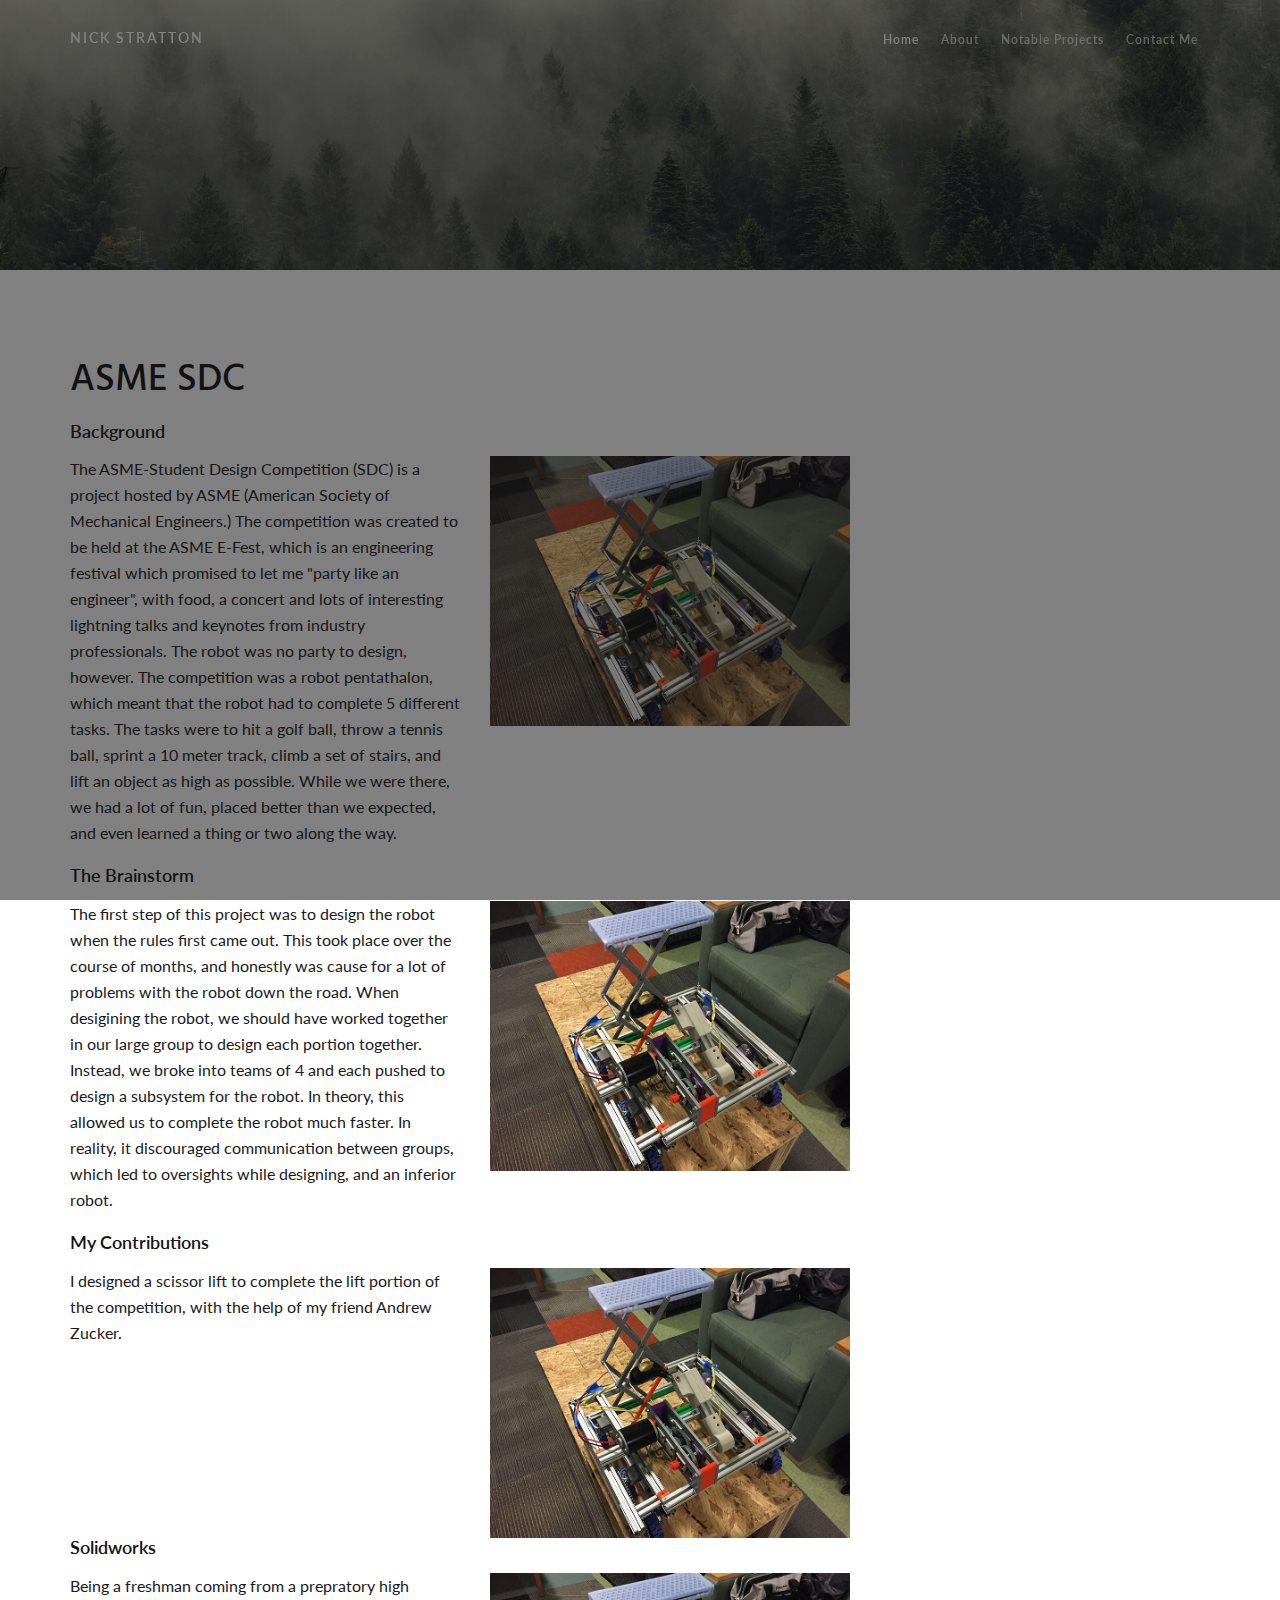
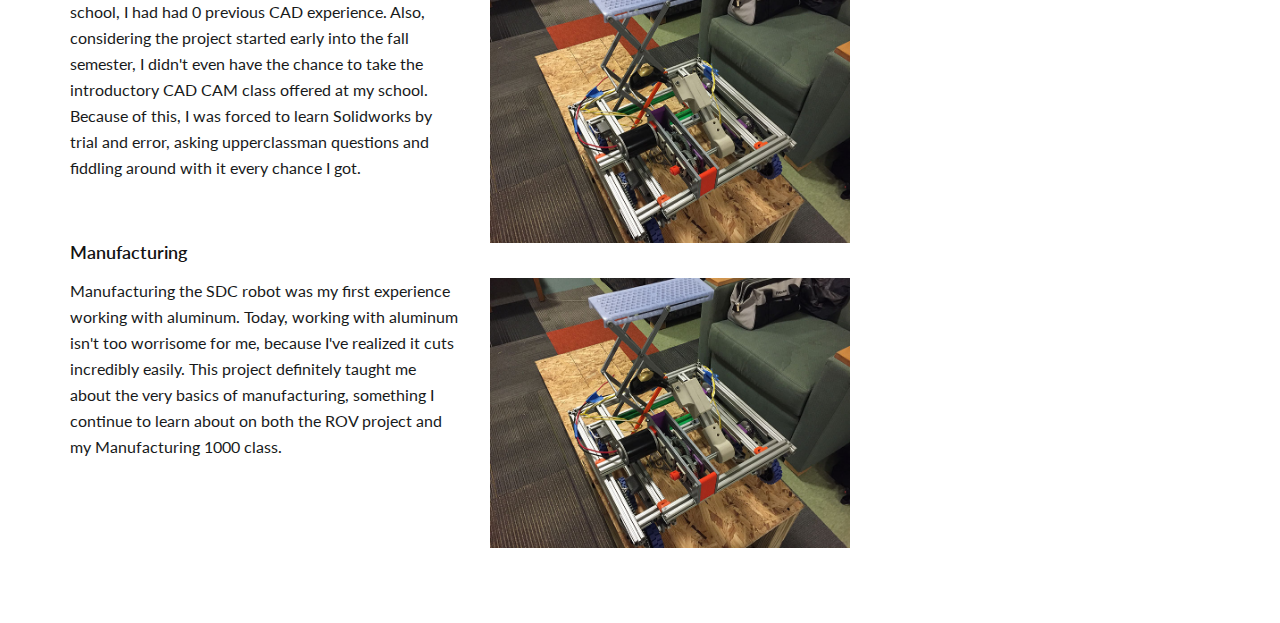
<file: projects/ASME_SDC.html>
<!DOCTYPE html>
<html lang="en">

<head>
	<meta charset="utf-8">
	<meta http-equiv="X-UA-Compatible" content="IE=edge">
	<meta name="viewport" content="width=device-width, initial-scale=1">
	<title>Nick Stratton</title>
	<link rel="icon" href="../assets/img/favicon.ico" type="image/x-icon">

	<!-- CSS PLUGIN -->
	<link rel="stylesheet" href="../assets/css/bootstrap.min.css">
	<link rel="stylesheet" href="../assets/css/font-awesome.min.css">
	<link rel="stylesheet" href="../assets/css/owl.carousel.css">
	<link rel="stylesheet" href="../assets/css/owl.theme.css">
	<link rel="stylesheet" href="../assets/css/magnific-popup.css">
	<link rel="stylesheet" href="../assets/css/flexslider.css">
	<link rel="stylesheet" href="../assets/css/aos.css">

	<!-- MAIN STYLE-->
	<link rel="stylesheet" href="../assets/css/style.css">
	<!-- RESPONSIVES STYLE -->
	<link rel="stylesheet" href="../assets/css/style-responsives.css">

	<!-- GOOGLE FONTS -->
	<link href="https://fonts.googleapis.com/css?family=Hind:600|Lato:300,400" rel="stylesheet">

	<!--[if lt IE 9]>
      <script src="https://oss.maxcdn.com/html5shiv/3.7.3/html5shiv.min.js"></script>
      <script src="https://oss.maxcdn.com/respond/1.4.2/respond.min.js"></script>
    <![endif]-->

</head>

<div id="home-proj" class="home-bg box-intro" style="background-image: url('../assets/img/bg.jpg')" data-stellar-background-ratio="0.6">
</div>

<body>

	<!-- PRELOADER-->
	<div id="preloader">
		<div id="status">
			<div class="loader-revolve center">
				<span></span>
			</div>
		</div>
	</div>
	<!-- END PRELOADER -->

	<!-- NAVIGATION -->
	<div id="navigation">
		<div class="container">
			<div class="row">
				<div class="col-sm-3">
					<div class="logo">
						<a href="../index.html">Nick Stratton</a>
					</div>
				</div>

				<div class="col-sm-9">
					<div class="navigation-menu">
						<div class="navbar">
							<div class="navbar-header">
								<button type="button" class="navbar-toggle" data-toggle="collapse" data-target=".navbar-collapse">
									<span class="sr-only">Toggle navigation</span>
									<span class="icon-bar"></span>
									<span class="icon-bar"></span>
									<span class="icon-bar"></span>
								</button>
							</div>
							<div class="navbar-collapse collapse">
								<ul class="nav navbar-nav navbar-right">
									<!-- navigation menu items -->
									<li>
										<a class="line active smoth-scroll" href="https://nick-stratton.com/#home">Home</a>
									</li>
									<li>
										<a class="line smoth-scroll" href="https://nick-stratton.com/#about">About</a>
									</li>
									<li>
										<a class="line smoth-scroll" href="https://nick-stratton.com/#portfolio">Notable Projects</a>
									</li>
									<li>
										<a class="line smoth-scroll" href="https://nick-stratton.com/#contact">Contact Me</a>
									</li>
								</ul>
							</div>
						</div>
					</div>
				</div>
			</div>
		</div>
	</div>
	<!-- END NAVIGATION -->
	<section id="about">
		<div class="container">
			<h2>ASME SDC</h2>
			<h4>Background</h4>
			<div class="row">
				<a class="smoth-scroll" href="#about">
					<i class="fa fa-angle-down arrow"></i>
				</a>
				<div class="description col-sm-4">
					<p>The ASME-Student Design Competition (SDC) is a project hosted by ASME
						(American Society of Mechanical Engineers.) The competition was
						created to be held at the ASME E-Fest, which is an engineering festival
						which promised to let me "party like an engineer", with food, a
				    concert and lots of interesting lightning talks and keynotes from
						industry professionals. The robot was no party to design, however.
						The competition was a robot pentathalon, which meant that the robot
						had to complete 5 different tasks. The tasks were to hit a golf ball,
						throw a tennis ball, sprint a 10 meter track, climb a set of stairs,
						and lift an object as high as possible. While we were there, we had
						a lot of fun, placed better than we expected, and even learned a thing
						or two along the way.
        </div>

					<div class="col-sm-4">
							<a href="../assets/img/Pics for SDC Page/SDC Bot.jpg" class="image-popup">
								<figure>
									<img src="../assets/img/Pics for SDC Page/SDC Bot.jpg" class="img-responsive" alt="Work 1">
								</figure>
							</a>
					</div>

			</div>
					<h4>The Brainstorm</h4>
      <div class="row">
				<div class="description col-sm-4">
					<p>The first step of this project was to design the robot when
					   the rules first came out. This took place over the course of months,
				     and honestly was cause for a lot of problems with the robot down the
				     road. When desigining the robot, we should have worked together in
				     our large group to design each portion together. Instead, we broke
					   into teams of 4 and each pushed to design a subsystem for the
				     robot. In theory, this allowed us to complete the robot much faster.
					   In reality, it discouraged communication between groups, which led
					   to oversights while designing, and an inferior robot.
					</p>
        </div>

				<div class="col-sm-4">
						<a href="../assets/img/Pics for SDC Page/SDC Bot.jpg" class="image-popup">
							<figure>
								<img src="../assets/img/Pics for SDC Page/SDC Bot.jpg" class="img-responsive" alt="Work 1">
							</figure>
						</a>
				</div>

      </div>
					  <h4>My Contributions</h4>
			 <div class="row">
				 <div class="description col-sm-4">
					<p>I designed a scissor lift to complete the lift portion of the competition,
						 with the help of my friend Andrew Zucker.
				 </p>
			 </div>

				 <div class="col-sm-4">
						 <a href="../assets/img/Pics for SDC Page/SDC Bot.jpg" class="image-popup">
							 <figure>
								 <img src="../assets/img/Pics for SDC Page/SDC Bot.jpg" class="img-responsive" alt="Work 1">
							 </figure>
						 </a>
				 </div>

		 </div>
					<h4>Solidworks</h4>
			 <div class="row">
				 <div class="description col-sm-4">
					<p>Being a freshman coming from a prepratory high school, I had had 0
						previous CAD experience. Also, considering the project started early
						into the fall semester, I didn't even have the chance to take the
						introductory CAD CAM class offered at my school. Because of this, I
						was forced to learn Solidworks by trial and error, asking upperclassman
						questions and fiddling around with it every chance I got.
					</p>
         </div>

					<div class="col-sm-4">
							<a href="../assets/img/Pics for SDC Page/SDC Bot.jpg" class="image-popup">
								<figure>
									<img src="../assets/img/Pics for SDC Page/SDC Bot.jpg" class="img-responsive" alt="Work 1">
								</figure>
							</a>
					</div>

			</div>
					<h4>Manufacturing</h4>
				<div class="row">
				<div class="description col-sm-4">

					<p>Manufacturing the SDC robot was my first experience working with
						aluminum. Today, working with aluminum isn't too worrisome for me, because
						I've realized it cuts incredibly easily. This project definitely
						taught me about the very basics of manufacturing, something I continue
						to learn about on both the ROV project and my Manufacturing 1000
						class.
					</p>
				</div>

					<div class="col-sm-4">
							<a href="../assets/img/Pics for SDC Page/SDC Bot.jpg" class="image-popup">
								<figure>
									<img src="../assets/img/Pics for SDC Page/SDC Bot.jpg" class="img-responsive" alt="Work 1">
								</figure>
							</a>
					</div>

         </div>
			</div>
	 	</section>
	<!-- END ABOUT -->

	<!-- JS PLUGIN -->
	<script src="../assets/js/jquery.js"></script>
	<script src="../assets/js/bootstrap.min.js"></script>
	<script src="../assets/js/jquery.stellar.min.js"></script>
	<script src="../assets/js/text-rotate.js"></script>
	<script src="../assets/js/numscroller.js"></script>
	<script src="../assets/js/owl.carousel.min.js"></script>
	<script src="../assets/js/jquery.appear.js"></script>
	<script src="../assets/js/progress-bar.min.js"></script>
	<script src="../assets/js/jquery.mixitup.js"></script>
	<script src="../assets/js/jquery.magnific-popup.min.js"></script>
	<script src="../assets/js/magnific-popup-options.js"></script>
	<script src="../assets/js/jquery.flexslider-min.js"></script>
	<script src="../assets/js/aos.js"></script>
	<script src="../assets/js/app.js"></script>
	<script src="../assets/js/jquery.form.js"></script>
	<script src="../assets/js/jquery.validate.min.js"></script>

	<!-- MAIN JS -->
	<script src="../assets/js/main.js"></script>
	</body>

	</html>
</file>
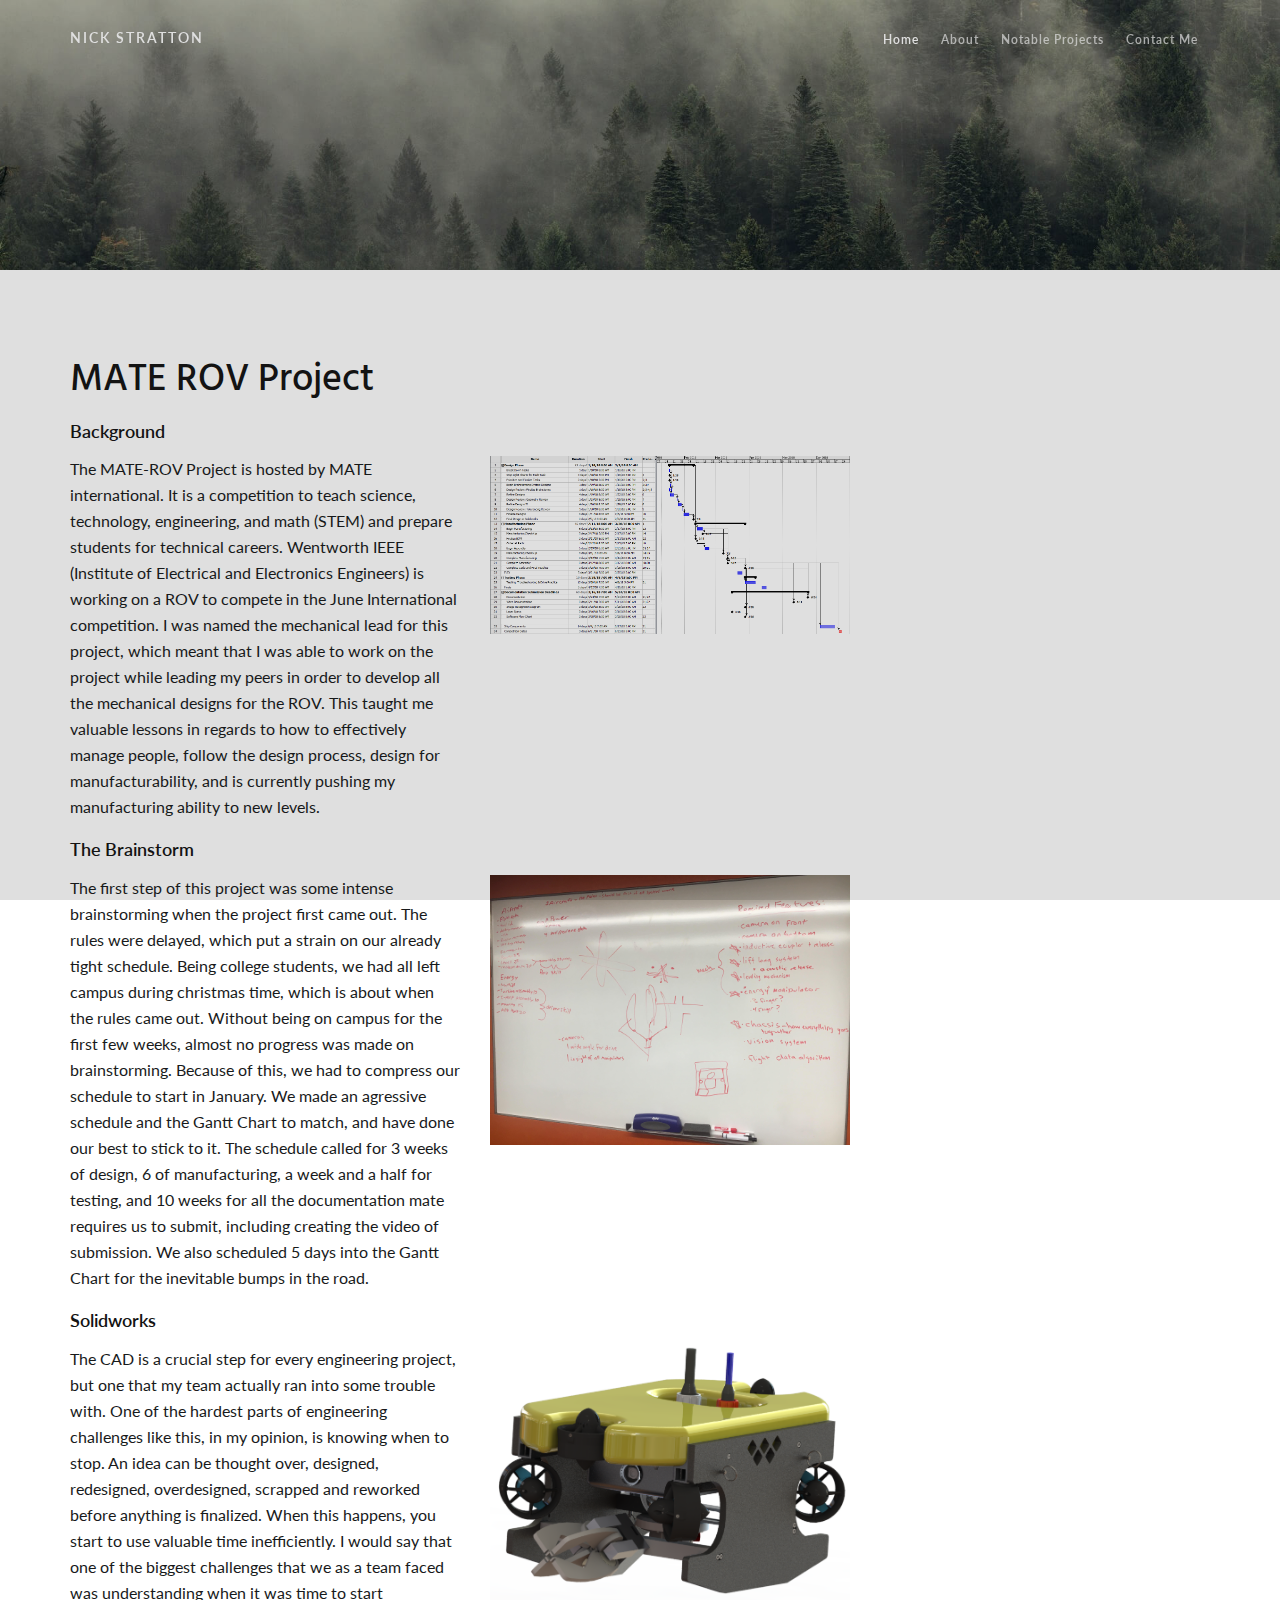
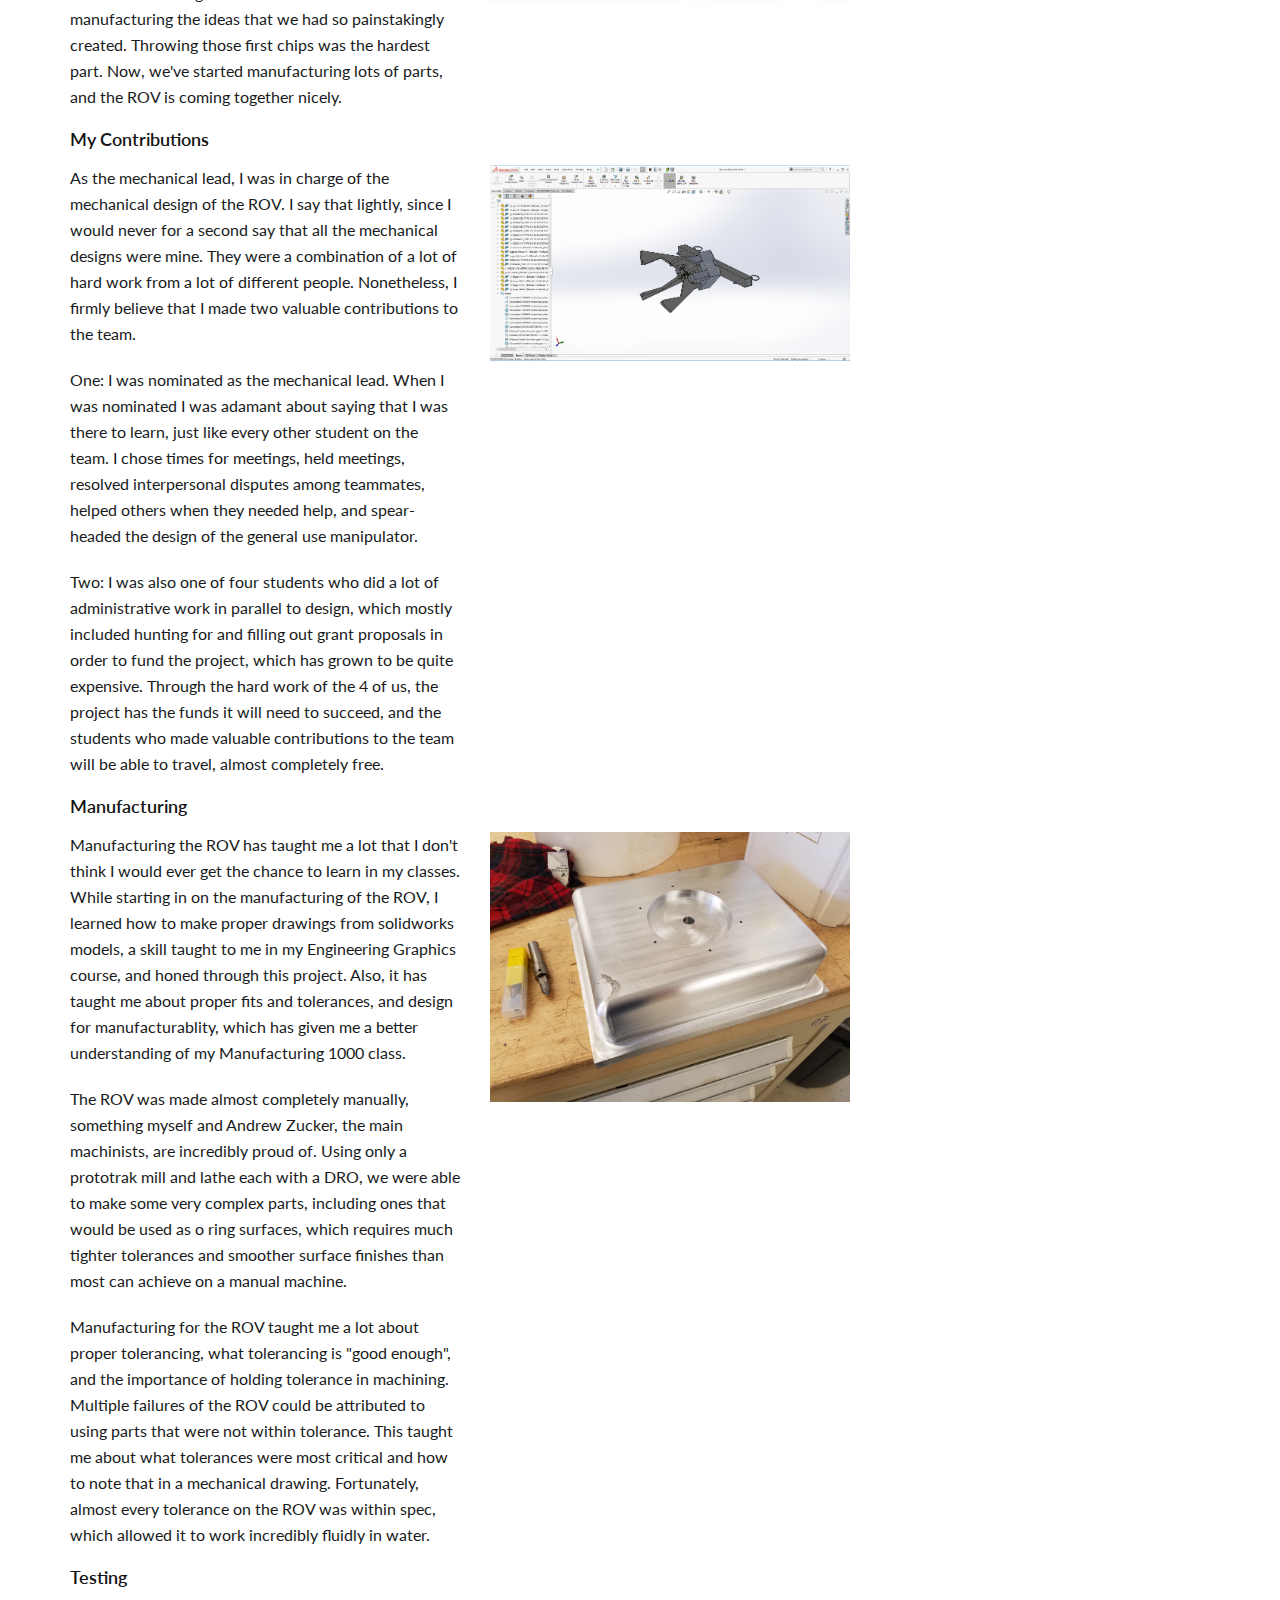
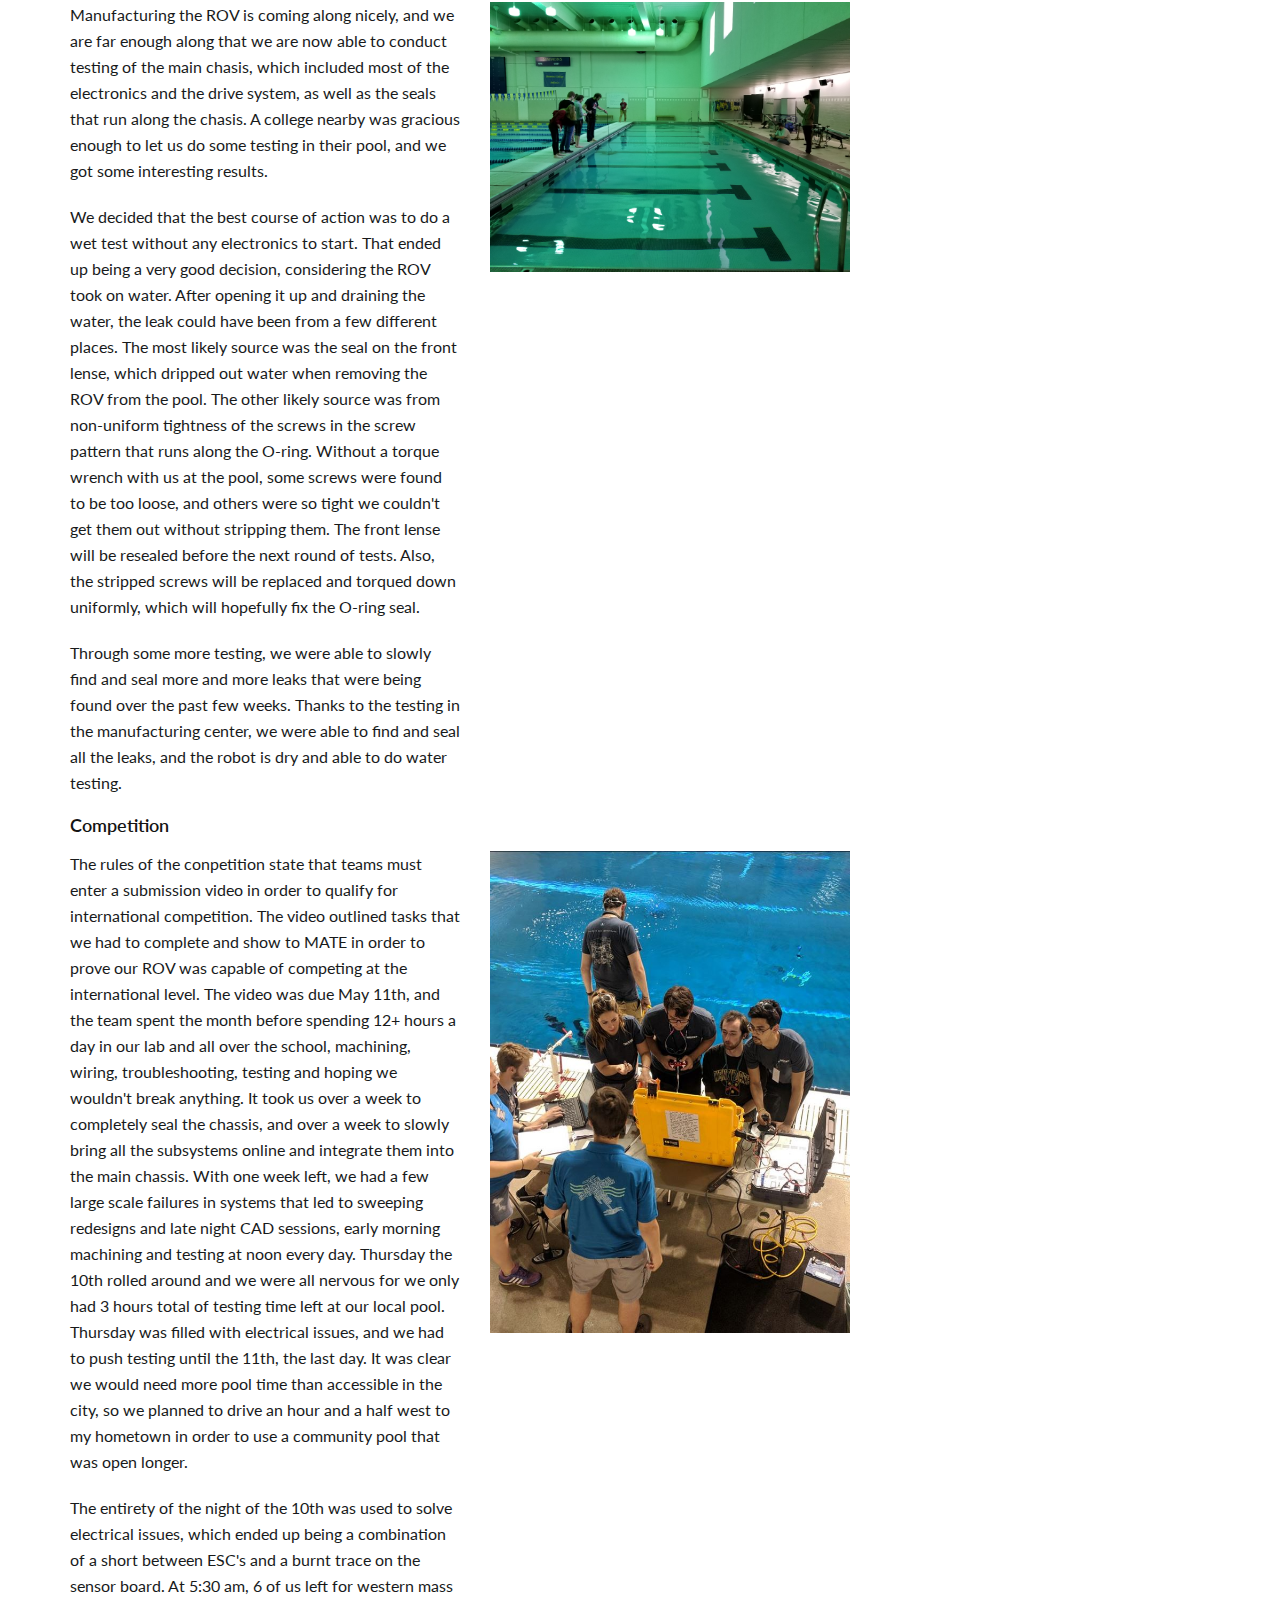
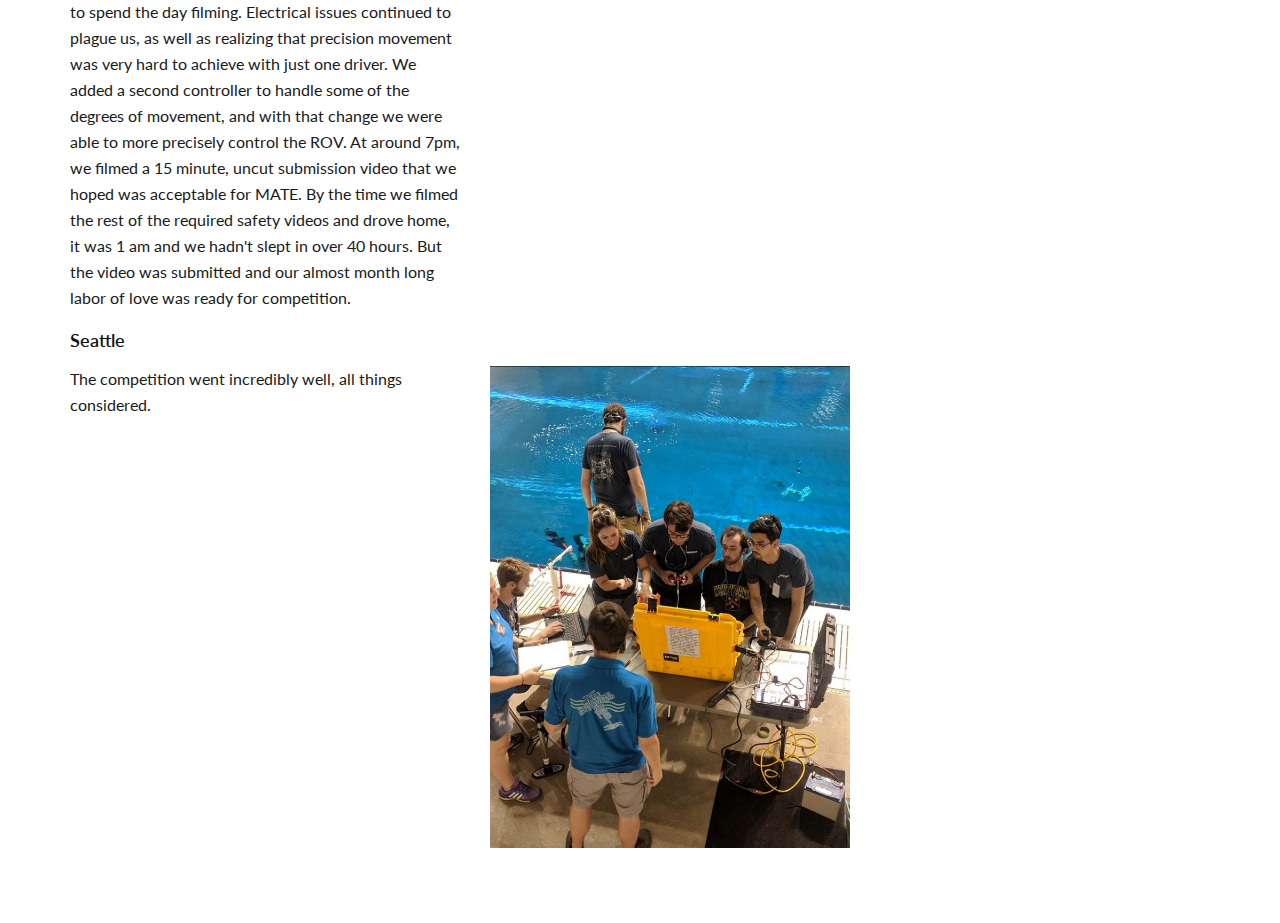
<file: projects/mate-rov.html>
<!DOCTYPE html>
<html lang="en">

<head>
	<meta charset="utf-8">
	<meta http-equiv="X-UA-Compatible" content="IE=edge">
	<meta name="viewport" content="width=device-width, initial-scale=1">
	<title>Nick Stratton</title>
	<link rel="icon" href="../assets/img/favicon.ico" type="image/x-icon">

	<!-- CSS PLUGIN -->
	<link rel="stylesheet" href="../assets/css/bootstrap.min.css">
	<link rel="stylesheet" href="../assets/css/font-awesome.min.css">
	<link rel="stylesheet" href="../assets/css/owl.carousel.css">
	<link rel="stylesheet" href="../assets/css/owl.theme.css">
	<link rel="stylesheet" href="../assets/css/magnific-popup.css">
	<link rel="stylesheet" href="../assets/css/flexslider.css">
	<link rel="stylesheet" href="../assets/css/aos.css">

	<!-- MAIN STYLE-->
	<link rel="stylesheet" href="../assets/css/style.css">
	<!-- RESPONSIVES STYLE -->
	<link rel="stylesheet" href="../assets/css/style-responsives.css">

	<!-- GOOGLE FONTS -->
	<link href="https://fonts.googleapis.com/css?family=Hind:600|Lato:300,400" rel="stylesheet">

	<!--[if lt IE 9]>
      <script src="https://oss.maxcdn.com/html5shiv/3.7.3/html5shiv.min.js"></script>
      <script src="https://oss.maxcdn.com/respond/1.4.2/respond.min.js"></script>
    <![endif]-->

</head>

<div id="home-proj" class="home-bg box-intro" style="background-image: url('../assets/img/bg.jpg')" data-stellar-background-ratio="0.6">
</div>

<body>

	<!-- PRELOADER-->
	<div id="preloader">
		<div id="status">
			<div class="loader-revolve center">
				<span></span>
			</div>
		</div>
	</div>
	<!-- END PRELOADER -->

	<!-- NAVIGATION -->
	<div id="navigation">
		<div class="container">
			<div class="row">
				<div class="col-sm-3">
					<div class="logo">
						<a href="../index.html">Nick Stratton</a>
					</div>
				</div>

				<div class="col-sm-9">
					<div class="navigation-menu">
						<div class="navbar">
							<div class="navbar-header">
								<button type="button" class="navbar-toggle" data-toggle="collapse" data-target=".navbar-collapse">
									<span class="sr-only">Toggle navigation</span>
									<span class="icon-bar"></span>
									<span class="icon-bar"></span>
									<span class="icon-bar"></span>
								</button>
							</div>
							<div class="navbar-collapse collapse">
								<ul class="nav navbar-nav navbar-right">
									<!-- navigation menu items -->
									<li>
										<a class="line active smoth-scroll" href="https://nick-stratton.com/#home">Home</a>
									</li>
									<li>
										<a class="line smoth-scroll" href="https://nick-stratton.com/#about">About</a>
									</li>
									<li>
										<a class="line smoth-scroll" href="https://nick-stratton.com/#portfolio">Notable Projects</a>
									</li>
									<li>
										<a class="line smoth-scroll" href="https://nick-stratton.com/#contact">Contact Me</a>
									</li>
								</ul>
							</div>
						</div>
					</div>
				</div>
			</div>
		</div>
	</div>
	<!-- END NAVIGATION -->
	<section id="about">
		<div class="container">
			<h2>MATE ROV Project</h2>
				<h4>Background</h4>
			<div class="row">
				<a class="smoth-scroll" href="#about">
					<i class="fa fa-angle-down arrow"></i>
				</a>
				<div class="description col-sm-4">
					<p>The MATE-ROV Project is hosted by MATE international. It
						is a competition to teach science, technology, engineering, and math
						 (STEM) and prepare students for technical careers. Wentworth IEEE
						 (Institute of Electrical and Electronics Engineers) is working on
						 a ROV to compete in the June International competition. I was named
						 the mechanical lead for this project, which meant that I was able
						 to work on the project while leading my peers in order to develop all the
						  mechanical designs for the ROV. This taught me valuable lessons in
							regards to how to effectively manage people, follow the design
							process, design for manufacturability, and is currently pushing my
							manufacturing ability to new levels.
					</p>
        </div>

					<div class="col-sm-4">
							<a href="../assets/img/Pics for ROV Page/ROV Gantt Chart.png" class="image-popup">
								<figure>
									<img src="../assets/img/Pics for ROV Page/ROV Gantt Chart.png" class="img-responsive" alt="Work 1">
								</figure>
							</a>
					</div>

			</div>
					<h4>The Brainstorm</h4>
      <div class="row">
				<div class="description col-sm-4">
					<p>The first step of this project was some intense brainstorming when
						the project first came out. The rules were delayed, which put a strain
						on our already tight schedule. Being college students, we had all left
						campus during christmas time, which is about when the rules came out.
						Without being on campus for the first few weeks, almost no progress
						was made on brainstorming. Because of this, we had to compress our
						schedule to start in January. We made an agressive schedule and the
						Gantt Chart to match, and have done our best to stick to it. The
						schedule called for 3 weeks of design, 6 of manufacturing, a
						week and a half for testing, and 10 weeks for all the documentation
						mate requires us to submit, including creating the video of
						submission. We also scheduled 5 days into the Gantt Chart for
						the inevitable bumps in the road.
					</p>
        </div>

				<div class="col-sm-4">
						<a href="../assets/img/Pics for ROV Page/brainstorm.jpg" class="image-popup">
							<figure>
								<img src="../assets/img/Pics for ROV Page/brainstorm.jpg" class="img-responsive" alt="Work 1">
							</figure>
						</a>
				</div>

      </div>

			<h4>Solidworks</h4>
	 <div class="row">
		 <div class="description col-sm-4">
			<p>The CAD is a crucial step for every engineering project, but one
				that my team actually ran into some trouble with. One of the hardest
				parts of engineering challenges like this, in my opinion, is knowing
				when to stop. An idea can be thought over, designed, redesigned,
				overdesigned, scrapped and reworked before anything is finalized.
				When this happens, you start to use valuable time inefficiently.
				I would say that one of the biggest challenges that we as a team faced
				was understanding when it was time to start manufacturing the ideas
				that we had so painstakingly created. Throwing those first chips
				was the hardest part. Now, we've started manufacturing lots of parts,
				and the ROV is coming together nicely.
			</p>
		 </div>

			<div class="col-sm-4">
					<a href="../assets/img/Pics for ROV Page/ROV Assembly Render.png" class="image-popup">
						<figure>
							<img src="../assets/img/Pics for ROV Page/ROV Assembly Render.png" class="img-responsive" alt="Work 1">
						</figure>
					</a>
			</div>

	</div>
					  <h4>My Contributions</h4>
			 <div class="row">
				 <div class="description col-sm-4">
					<p>As the mechanical lead, I was in charge of the
					  mechanical design of the ROV. I say that lightly, since I would never
						for a second say that all the mechanical designs were mine. They were
						a combination of a lot of hard work from a lot of different people.
						Nonetheless, I firmly believe that I made two valuable contributions
						to the team.
          </p>
           <p>
						One:
						I was nominated as the mechanical lead. When I was nominated I
						was adamant about saying that I was there to learn, just like every
						other student on the team. I chose times for meetings, held meetings,
						resolved interpersonal disputes among teammates, helped others when
						they needed help, and spear-headed the design of the general use
						manipulator.
					</p>
					<p>
					 Two:
					 I was also one of four students who did a lot of administrative work
					 in parallel to design, which mostly included hunting for and filling out
					 grant proposals in order to fund the project, which has grown to be quite expensive.
					 Through the hard work of the 4 of us, the project has the funds it will
					 need to succeed, and the students who made valuable contributions to
					 the team will be able to travel,	almost completely free.
				 </p>
			 </div>

				 <div class="col-sm-4">
						 <a href="../assets/img/Pics for ROV Page/Claw Assembly.PNG" class="image-popup">
							 <figure>
								 <img src="../assets/img/Pics for ROV Page/Claw Assembly.PNG" class="img-responsive" alt="Work 1">
							 </figure>
						 </a>
				 </div>

		 </div>

					<h4>Manufacturing</h4>
				<div class="row">
				<div class="description col-sm-4">

					<p>Manufacturing the ROV has taught me a lot that I don't think I would
						ever get the chance to learn in my classes. While starting in on the
						manufacturing of the ROV, I learned how to make proper drawings from
						solidworks models, a skill taught to me in my Engineering Graphics
						course, and honed through this project. Also, it has taught me about
						 proper fits and tolerances, and design for manufacturablity, which
						 has given me a better understanding of my Manufacturing 1000 class.
					</p>

					<p>The ROV was made almost completely manually, something myself and
						Andrew Zucker, the main machinists, are incredibly
						proud of. Using only a prototrak mill and lathe each with a DRO,
						we were able to make some very complex parts, including ones
						that would be used as o ring surfaces, which requires much tighter
						tolerances and smoother surface finishes than most can
						achieve on a manual machine.
					</p>

					<p>Manufacturing for the ROV taught me a lot about proper tolerancing,
						what tolerancing is "good enough", and the importance of holding
						tolerance in machining. Multiple failures of the ROV could be attributed
						to using parts that were not within tolerance. This taught me about
						what tolerances were most critical and how to note that in a mechanical
						drawing. Fortunately, almost every tolerance on the ROV was within
						spec, which allowed it to work incredibly fluidly in water.
					</p>

				</div>

					<div class="col-sm-4">
							<a href="../assets/img/Pics for ROV Page/manufacturing.jpg" class="image-popup">
								<figure>
									<img src="../assets/img/Pics for ROV Page/manufacturing.jpg" class="img-responsive" alt="Work 1">
								</figure>
							</a>
					</div>

         </div>
				 <h4>Testing</h4>
			 <div class="row">
			 <div class="description col-sm-4">

				 <p>Manufacturing the ROV is coming along nicely, and we are far enough
					 along that we are now able to conduct testing of the main chasis,
					 which included most of the electronics and the drive system, as well
					 as the seals that run along the chasis. A college nearby was gracious
					 enough to let us do some testing in their pool, and we got some interesting
					 results.
				 </p>
				 <p>We decided that the best course of action was to do a wet test without
					any electronics to start. That ended up being a very good decision,
					considering the ROV took on water. After opening it up and draining the water,
					the leak could have been from a few different places. The most likely
					source was the seal on the front lense, which dripped out water when
					removing the ROV from the pool. The other likely source was from
					non-uniform tightness of the screws in the screw pattern that runs along
					the O-ring. Without a torque wrench with us at the pool, some screws
					were found to be too loose, and others were so tight we couldn't get them
					out without stripping them. The front lense will be resealed before the
					next round of tests. Also, the stripped screws will be replaced and
					torqued down uniformly, which will hopefully fix the O-ring seal.
				 </p>

				 <p>Through some more testing, we were able to slowly find and seal more
					 and more leaks that were being found over the past few weeks. Thanks
					 to the testing in the manufacturing center, we were able to find and
					 seal all the leaks, and the robot is dry and able to do water testing.
				 </p>
			 </div>

				 <div class="col-sm-4">
						 <a href="../assets/img/Pics for ROV Page/testing 10.jpg" class="image-popup">
							 <figure>
								 <img src="../assets/img/Pics for ROV Page/testing 10.jpg" class="img-responsive" alt="Work 1">
							 </figure>
						 </a>
				 </div>

				</div>

				<h4>Competition</h4>
			<div class="row">
			<div class="description col-sm-4">

				<p>The rules of the conpetition state that teams must enter a submission
					video in order to qualify for international competition. The video outlined
					tasks that we had to complete and show to MATE in order to prove our
					ROV was capable of competing at the international level. The video was
					due May 11th, and the team spent the month before spending 12+ hours a
					day in our lab and all over the school, machining, wiring, troubleshooting,
					testing and hoping we wouldn't break anything. It took us over a week
					to completely seal the chassis, and over a week to slowly bring all
					the subsystems online and integrate them into the main chassis. With
					one week left, we had a few large scale failures in systems that led to
					sweeping redesigns and late night CAD sessions, early
					morning machining and testing at noon every day. Thursday the 10th rolled
					around and we were all nervous for we only had 3 hours total of testing
					time left at our local pool. Thursday was filled with electrical issues,
					and we had to push testing until the 11th, the last day. It was clear
					we would need more pool time than accessible in the city, so we planned
					to drive an hour and a half west to my hometown in order to use a
					community pool that was open longer.
				</p>

				<p> The entirety of the night of the 10th was used to solve electrical
					issues, which ended up being a combination of a short between ESC's and
					a burnt trace on the sensor board. At 5:30 am, 6 of us left for western
					mass to spend the day filming. Electrical issues continued to plague us,
					as well as realizing that precision movement was very hard to achieve
					with just one driver. We added a second controller to handle some of the
					degrees of movement, and with that change we were able to more precisely
					control the ROV. At around 7pm, we filmed a 15 minute, uncut submission
					video that we hoped was acceptable for MATE. By the time we filmed the
					rest of the required safety videos and drove home, it was 1 am and we
					hadn't slept in over 40 hours. But the video was submitted and our almost
					month long labor of love was ready for competition.
				</p>
			</div>

				<div class="col-sm-4">
						<a href="../assets/img/Pics for ROV Page/testing 11.jpg" class="image-popup">
							<figure>
								<img src="../assets/img/Pics for ROV Page/testing 11.jpg" class="img-responsive" alt="Work 1">
							</figure>
						</a>
				</div>

			 </div>

			 <h4>Seattle</h4>
		 <div class="row">
		 <div class="description col-sm-4">

			 <p>The competition went incredibly well, all things considered.
			 </p>
		 </div>

			 <div class="col-sm-4">
					 <a href="../assets/img/Pics for ROV Page/testing 11.jpg" class="image-popup">
						 <figure>
							 <img src="../assets/img/Pics for ROV Page/testing 11.jpg" class="img-responsive" alt="Work 1">
						 </figure>
					 </a>
			 </div>
		 </div>
	 	</section>
	<!-- END ABOUT -->

	<!-- JS PLUGIN -->
	<script src="../assets/js/jquery.js"></script>
	<script src="../assets/js/bootstrap.min.js"></script>
	<script src="../assets/js/jquery.stellar.min.js"></script>
	<script src="../assets/js/text-rotate.js"></script>
	<script src="../assets/js/numscroller.js"></script>
	<script src="../assets/js/owl.carousel.min.js"></script>
	<script src="../assets/js/jquery.appear.js"></script>
	<script src="../assets/js/progress-bar.min.js"></script>
	<script src="../assets/js/jquery.mixitup.js"></script>
	<script src="../assets/js/jquery.magnific-popup.min.js"></script>
	<script src="../assets/js/magnific-popup-options.js"></script>
	<script src="../assets/js/jquery.flexslider-min.js"></script>
	<script src="../assets/js/aos.js"></script>
	<script src="../assets/js/app.js"></script>
	<script src="../assets/js/jquery.form.js"></script>
	<script src="../assets/js/jquery.validate.min.js"></script>

	<!-- MAIN JS -->
	<script src="../assets/js/main.js"></script>
	</body>

	</html>
</file>
<file: assets/css/style.css>
/*
* Folk Templates (Personal Portofolio)
* Created by : vavelo
* Version : 1.0
*/

/* INDEX OF CONTENTS CSS
=================================================
  XX. GOOGLE FONTS & FONTS FAMILY
  01. TYPOGRAPHY
  02. GENERAL
  03. PRELOADER
  04. NAVIGATION
  05. HOME
  06. ABOUT
  07. SKILLS
  08. PORTFOLIO
  09. SERVICES
  10. HIRE
  11. TESTIMONIALS
  12. BLOG
  13. CONTACT
  14. BLOG POST
  15. POST
*/

/* XX. GOOGLE FONTS & FONTS FAMILY
=================================================*/

/*
font-family: 'Hind', sans-serif;
font-family: 'Lato', sans-serif;
*/

/* 01. TYPOGRAPHY
=================================================*/

h1, h2 {
    font-family: 'Hind', sans-serif;
    margin: 0;
    padding: 0;
}

h3, h4, h5, h6, p, a {
    font-family: 'Lato', sans-serif;
    margin: 0;
    padding: 0;
}

h2 {
    font-size: 2.7em;
    margin-bottom: 20px;
    color: #131313;
}

h4 {
    font-weight: 600;
    margin-bottom: 15px;
    color: #131313;
}

p {
    color: #181a1b;
    font-size: 16px;
}

/* 02. GENERAL
=================================================*/

body {
    font-family: 'Lato', sans-serif;
    line-height: 26px;
    margin: 0;
    padding: 0;
}

.btn {
    padding: 8px 25px;
    text-transform: capitalize;
    -webkit-border-radius: 5px;
    -moz-border-radius: 5px;
    -ms-border-radius: 5px;
    border-radius: 5px;
    margin-right: 4px;
    margin-bottom: 4px;
    -webkit-transition: 0.5s;
    -o-transition: 0.5s;
    transition: 0.5s;
    font-size: 16px;
}

.btn:hover, .btn:active, .btn:focus {
    box-shadow: none !important;
    outline: none !important;
}

.btn-lg {
    padding: 20px 50px;
    font-size: 18px;
}

.btn-light {
    background: #48b14d;
    color: #fff;
    border: none;
}

.btn-light:hover, .btn-light:focus, .btn-light:active {
    background: #616161 !important;
    color: #fff;
    visibility: visible;
    opacity: 1;
}

.btn-dark {
    background: #131313;
    color: #fff;
    border: none;
}

.btn-dark:hover, .btn-dark:focus, .btn-dark:active {
    background: #48b14d !important;
    visibility: visible;
    color: #fff;
}

.btn.with-arrow {
    position: relative;
    -webkit-transition: 0.3s;
    -o-transition: 0.3s;
    transition: 0.3s;
}

.btn.with-arrow:hover {
    padding-right: 50px;
}

.btn.with-arrow i {
    visibility: hidden;
    opacity: 0;
    position: absolute;
    right: 0px;
    top: 50%;
    margin-top: -8px;
    -webkit-transition: 0.2s;
    -o-transition: 0.2s;
    transition: 0.2s;
}

.btn.with-arrow:hover i {
    color: #fff;
    right: 18px;
    visibility: visible;
    opacity: 1;
}

/* 03. PRELOADER
=================================================*/

#preloader {
    position: fixed;
    background: #131313;
    top: 0;
    left: 0;
    right: 0;
    bottom: 0;
    -webkit-background-size: cover;
    -moz-background-size: cover;
    -o-background-size: cover;
    background-size: cover;
    height: 100%;
    z-index: 10000;
}

#status {
    position: absolute;
    left: 0;
    top: 0;
    right: 0;
    bottom: 0;
    display: flex;
    justify-content: center;
    align-items: center;
    transition: opacity .5s ease-in-out;
}

.loader-revolve {
    height: 32px;
    width: 32px;
}

.loader-revolve::after {
    position: absolute;
    display: block;
    background: #fff;
    content: "";
    top: 0;
    left: 0;
    bottom: 0;
    right: 0;
    margin: auto;
    width: 12px;
    height: 12px;
    top: 0;
    left: 0;
    bottom: 0;
    right: 0;
    margin: auto;
    border-radius: 50%;
    -webkit-animation: loader-revolve-1 2s cubic-bezier(0.770, 0.000, 0.175, 1.000) infinite;
    animation: loader-revolve-1 2s cubic-bezier(0.770, 0.000, 0.175, 1.000) infinite;
}

@-webkit-keyframes loader-revolve-1 {
    0% {
        -webkit-transform: scale(0);
        opacity: 0;
    }
    50% {
        -webkit-transform: scale(1);
        opacity: 1;
    }
    100% {
        -webkit-transform: scale(0);
        opacity: 0;
    }
}

@keyframes loader-revolve-1 {
    0% {
        transform: scale(0);
        opacity: 0;
    }
    50% {
        transform: scale(1);
        opacity: 1;
    }
    100% {
        transform: scale(0);
        opacity: 0;
    }
}

.loader-revolve span {
    display: block;
    position: absolute;
    top: 0;
    left: 0;
    bottom: 0;
    right: 0;
    margin: auto;
    height: 32px;
    width: 32px;
    -webkit-animation: loader-revolve-2 2s cubic-bezier(0.770, 0.000, 0.175, 1.000) infinite;
    animation: loader-revolve-2 2s cubic-bezier(0.770, 0.000, 0.175, 1.000) infinite;
}

@-webkit-keyframes loader-revolve-2 {
    0% {
        -webkit-transform: rotate(0deg);
    }
    50% {
        -webkit-transform: rotate(180deg);
    }
    100% {
        -webkit-transform: rotate(360deg);
    }
}

@keyframes loader-revolve-2 {
    0% {
        transform: rotate(0deg);
    }
    50% {
        transform: rotate(180deg);
    }
    100% {
        transform: rotate(360deg);
    }
}

.loader-revolve span::before, .loader-revolve span::after {
    content: "";
    display: block;
    position: absolute;
    top: 0;
    left: 0;
    bottom: 0;
    right: 0;
    margin: auto;
    height: 12px;
    width: 12px;
    background: #fff;
    border-radius: 50%;
    -webkit-animation: loader-revolve-3 2s cubic-bezier(0.770, 0.000, 0.175, 1.000) infinite;
    animation: loader-revolve-3 2s cubic-bezier(0.770, 0.000, 0.175, 1.000) infinite;
}

@-webkit-keyframes loader-revolve-3 {
    0% {
        -webkit-transform: translate3d(0, 0, 0) scale(1);
    }
    50% {
        -webkit-transform: translate3d(-16px, 0, 0) scale(.5);
    }
    100% {
        -webkit-transform: translate3d(0, 0, 0) scale(1);
    }
}

@keyframes loader-revolve-3 {
    0% {
        transform: translate3d(0, 0, 0) scale(1);
    }
    50% {
        transform: translate3d(-16px, 0, 0) scale(.5);
    }
    100% {
        transform: translate3d(0, 0, 0) scale(1);
    }
}

.loader-revolve span::after {
    -webkit-animation: loader-revolve-4 2s cubic-bezier(0.770, 0.000, 0.175, 1.000) infinite;
    animation: loader-revolve-4 2s cubic-bezier(0.770, 0.000, 0.175, 1.000) infinite;
}

@-webkit-keyframes loader-revolve-4 {
    0% {
        -webkit-transform: translate3d(0, 0, 0) scale(1);
    }
    50% {
        -webkit-transform: translate3d(16px, 0, 0) scale(.5);
    }
    100% {
        -webkit-transform: translate3d(0, 0, 0) scale(1);
    }
}

@keyframes loader-revolve-4 {
    0% {
        transform: translate3d(0, 0, 0) scale(1);
    }
    50% {
        transform: translate3d(16px, 0, 0) scale(.5);
    }
    100% {
        transform: translate3d(0, 0, 0) scale(1);
    }
}

/* 04. NAVIGATION
=================================================*/

#navigation {
    position: fixed;
    left: 0;
    top: 0;
    width: 100%;
    z-index: 9999;
    -webkit-transition: all 0.4s ease-out;
    transition: all 0.4s ease-out;
}

.logo {
    padding-top: 28px;
    -webkit-transition: all 0.3s ease-out;
    transition: all 0.3s ease-out;
}

.logo a {
    color: #fff;
    font-size: 1em;
    font-weight: 600;
    letter-spacing: 2px;
    display: block;
    text-decoration: none;
    text-transform: uppercase;
}

.navigation-menu .navbar-nav li a {
    color: rgba(255, 255, 255, 0.71);
    font-size: 0.9em;
    font-weight: 600;
    letter-spacing: 1px;
    line-height: 18.15px;
    padding: 30px 13px;
    -webkit-transition: .3s;
    transition: .3s;
}

.navigation-menu .navbar-nav .active {
    color: #fff;
}

.navigation-menu .navbar-nav li a:hover {
    color: #fff;
    background: none;
    -webkit-transition: all 0.3s ease-out;
    transition: all 0.3s ease-out;
}

.nav li a:focus, .nav li a:hover {
    color: rgba(255, 255, 255, 0.8);
    background: none;
    -webkit-transition: all 0.3s ease-out;
    transition: all 0.3s ease-out;
}

.navbar {
    margin: 0;
}

.nav-bg {
    background: #fff;
    border-bottom: 1px solid #f0f0f0;
    -webkit-transition: all 0.3s ease-out;
    transition: all 0.3s ease-out;
}

.nav-bg .logo {
    padding-top: 18px;
    -webkit-transition: all 0.3s ease-out;
    transition: all 0.3s ease-out;
}

.nav-bg .logo a {
    color: #131313;
}

.nav-bg .navigation-menu .navbar-nav li a {
    color: #131313;
    padding: 20px 13px;
    -webkit-transition: .3s;
    transition: .3s;
}

.nav-bg .navigation-menu .navbar-nav li a:hover {
    color: #48b14d;
}

.nav-bg .navbar-nav>.active>a, .nav-bg .navbar-nav>.active>a:hover, .nav-bg .navbar-nav>.active>a:focus {
    color: #48b14d !important;
    background-color: transparent;
}

/* 05. HOME
=================================================*/

#home {
    height: 100vh;
}
#home-proj {
    height: 30vh;
}
.home-bg {
    position: relative;
    width: 100%;
    height: 100%;
    background-size: cover;
    z-index: 1;
    background-repeat: no-repeat;
}

.overlay:after {
    position: absolute;
    background: rgba(7, 7, 7, 0.6);
    width: 100%;
    height: 100%;
    left: 0;
    top: 0;
    content: "";
    z-index: -1;
}

.home-text {
    position: absolute;
    text-align: center;
    top: 50%;
    left: 50%;
    transform: translate(-50%, -50%);
    width: 80%;
}

.profile-pic img {
    width: 170px;
    height: 170px;
    border-radius: 50%;
    border: 3px solid #fff;
    margin: 0 auto;
}

.home-text h1 {
    color: #fff;
    font-size: 4em;
    line-height: 80px;
    margin-top: 30px;
}

.home-text h3 {
    color: rgba(255, 255, 255, 0.66);
    letter-spacing: 2px;
}

.arrow {
    color: #fff;
    font-size: 3em;
    white-space: nowrap;
    position: absolute;
    right: 0;
    bottom: 50px;
    left: 0;
    margin: auto;
    width: 40px;
    height: 40px;
    -webkit-transition: all 500ms ease-in-out;
    -moz-transition: all 750ms ease-in-out;
    -ms-transition: all 750ms ease-in-out;
    -o-transition: all 750ms ease-in-out;
    transition: all 750ms ease-in-out;
}

.lift {
    bottom: 64px;
}

.display-table {
    display: table;
    width: 100%;
    height: 100%;
}

.display-table-cell {
    display: table-cell;
    vertical-align: middle;
}

/* 06. ABOUT
=================================================*/

#about {
    padding: 90px 0 75px;
    background: #fff;
}

#about h2 {
    margin-top: 0;
}

.description {
    max-width: 100%;
    width: 38em;
}

.description p {
    margin-bottom: 20px;
}

.social-icons {
    padding-left: 0px;
}

.social-icons li {
    display: inline-block;
    display: -moz-inline-stack;
    list-style: none;
    margin: 0;
    padding: 0;
}

.social-icons li a {
    color: #131313;
    background: rgba(42, 41, 41, 0);
    display: inline-block;
    display: -moz-inline-stack;
    width: 50px;
    height: 40px;
    box-sizing: border-box;
    -webkit-transition: all ease-in-out 0.3s;
    transition: all ease-in-out 0.3s;
}

.social-icons li a:hover {
    color: #48b14d;
}

.social-icons li a i {
    font-size: 1.3em;
}

.facts {
    float: right;
    margin-top: 30px;
}

.count-item {
    margin-right: 0;
    margin-bottom: 20px;
}

.numscroller {
    color: #131313;
    font-size: 2em;
    font-weight: 600;
    margin-bottom: 15px;
    margin-top: 20px;
    font-family: 'Lato', sans-serif;
}

.count-name-intro {
    color: #131313;
    font-size: 1.3em;
    font-weight: 600;
    font-family: 'Lato', sans-serif;
}

/* 07. SKILLS
=================================================*/

#skills {
    padding: 95px 0 50px;
    background: #f2f2f2;
}

#skills h2 {
    margin-bottom: 50px;
}

.skills-right {
    float: right;
}

.progress-box {
    margin-bottom: 50px;
}

.progress-box p {
    font-weight: 600;
    margin-bottom: 10px;
}

.progress {
    background-color: rgba(26, 26, 26, 0.31);
    height: 20px;
    border-radius: 4px;
    overflow: hidden;
    -webkit-box-shadow: inset 0 1px 2px rgba(0, 0, 0, .1);
    box-shadow: inset 0 1px 2px rgba(0, 0, 0, .1);
}

.progress-box .progress {
    box-shadow: none;
    height: 3px;
}

.progress-box .progress-bar {
    transition-duration: 2000ms;
    transition-property: all;
    transition-timing-function: cubic-bezier(0.7, 1, 0.7, 1);
}

.bg-color-base {
    background: #48b14d !important;
}

.color-heading {
    color: #131313 !important;
}

/* 08. PORTFOLIO
=================================================*/

#portfolio {
    padding: 90px 0 80px;
    background: #fff;
}

#port-image .mix {
    display: none;
}

.filter {
    position: relative;
    display: inline-block;
    color: #131313;
    font-size: 1em;
    font-weight: 600;
    padding: 6px 17px;
    margin: 0 3px;
    font-family: 'Lato', sans-serif;
}

.filter-btn {
    padding: 6px 10px;
    margin-top: 30px;
    margin-bottom: 35px;
    cursor: pointer;
}

.filter-btn .active {
    background-color: #131313;
    color: #fff;
    border-radius: 7px;
    border: none;
    margin-left: 0;
    -webkit-transition: all .2s ease-in-out .2s;
    transition: all .2s ease-in-out .2s;
}

.filter-btn .active:hover {
    background-color: #48b14d;
}

.grid {
    position: relative;
    margin: 0 auto;
    padding: 1em 0 1em;
    max-width: 1000px;
    list-style: none;
    text-align: center;
}

.grid figure {
    position: relative;
    float: left;
    overflow: hidden;
    margin: 2px 0;
    min-width: 358px;
    max-width: 358px;
    max-height: 290px;
    width: 48%;
    text-align: center;
    cursor: pointer;
}

.port-desc {
    position: relative;
    display: inline-block;
    overflow: hidden;
    color: #131313;
    margin: 8px 5px;
    min-width: 230px;
    max-width: 315px;
    width: 100%;
    line-height: 1.2em;
    text-align: center;
}

.port-desc *, .port-desc *:before, .port-desc *:after {
    -webkit-box-sizing: border-box;
    box-sizing: border-box;
    -webkit-transition: all 0.35s ease;
    transition: all 0.35s ease;
}

.port-desc:before {
    position: absolute;
    background-color: #fff;
    top: 10px;
    bottom: 10px;
    left: 10px;
    right: 10px;
    content: '';
    opacity: 0;
    -webkit-transform: scale(0.1);
    transform: scale(0.1);
    -webkit-transition: all 0.35s ease;
    transition: all 0.35s ease;
}

.port-desc img {
    max-width: 100%;
    vertical-align: top;
}

.port-desc figcaption {
    position: absolute;
    top: 0;
    bottom: 0;
    left: 0;
    right: 0;
    align-items: center;
    display: flex;
    flex-direction: column;
    justify-content: center;
    opacity: 0;
    padding: 0 30px;
}

.port-desc h3 {
    text-transform: uppercase;
    margin: 0 0 6px;
    letter-spacing: 2px;
}

.port-desc p {
    margin: 0 0 10px;
    opacity: 0.6;
}

.port-desc .icons {
    width: 100%;
}

.port-desc a {
    margin: 2px;
    display: inline-block;
}

.port-desc a i {
    background-color: #333333;
    color: #131313;
    text-align: center;
    border-radius: 3px;
    display: block;
    line-height: 34px;
    width: 34px;
}

.port-desc a i:before {
    color: #fff;
}

.port-desc:hover:before, .port-desc.hover:before {
    opacity: 1;
    -webkit-transform: scale(1);
    transform: scale(1);
}

.port-desc:hover figcaption, .port-desc.hover figcaption {
    -webkit-transition-delay: 0.2s;
    transition-delay: 0.2s;
    opacity: 1;
}

/* 09. SERVICES
=================================================*/

#services {
    padding: 95px 0 65px;
    background: #f2f2f2;
}

#services h2 {
    margin-bottom: 30px;
}

.services-item {
    padding: 30px 50px 30px 0;
}

.services-item i {
    margin-bottom: 20px;
}

/* 10. HIRE
=================================================*/

#hire {
    padding: 95px 0 90px;
    background: #fff;
}

#hire p {
    width: 30em;
    max-width: 100%;
}

#hire .btn {
    margin-top: 60px;
    float: right;
}

/* 11. TESTIMONIAL
=================================================*/

#testimonial {
    padding: 90px 0 120px;
    position: relative;
    background-size: cover;
    width: 100%;
    height: 100%;
    background-attachment: fixed;
}

#testimonial .overlay {
    position: absolute;
    background: rgba(153, 195, 230, 0.1);
    left: 0;
    right: 0;
    bottom: 0;
    top: 0;
    z-index: 1;
}

#testimonial .flexslider {
    position: relative;
    width: 60%;
    z-index: 2;
    margin: 0 auto;
}

.testimonial-slider .avatar {
    width: 82px;
    height: 82px;
    background-color: #fff;
    border-radius: 50%;
    border: none;
    border: 3px solid #fff;
    margin: 0 auto;
    vertical-align: middle;
    overflow: hidden;
}

.testimonial-slider .avatar img {
    width: 82px;
    height: auto;
}

.testimonial-slider h2 {
    color: #fff;
    font-family: 'Lato', sans-serif;
    font-style: italic;
    font-size: 1.7em;
    line-height: 45px;
    margin: 30px 0;
}

.testimonial-slider p {
    color: #fff;
    font-weight: 600;
}

/* 12. BLOG
=================================================*/

#blog {
    padding: 90px 0 95px;
    background: #fff;
}

.blog-item {
    width: 100%;
    float: left;
}

.blog-item .blog-img {
    width: 100%;
    float: left;
    overflow: hidden;
    position: relative;
    z-index: 1;
    margin-top: 40px;
    margin-bottom: 20px;
}

.blog-item .blog-img img {
    position: relative;
    max-width: 100%;
    -webkit-transform: scale(1);
    -moz-transform: scale(1);
    -ms-transform: scale(1);
    -o-transform: scale(1);
    transform: scale(1);
    -webkit-transition: 0.9s;
    -o-transition: 0.9s;
    transition: 0.9s;
}

.blog-item .blog-desc h4 {
    letter-spacing: 1px;
    margin-bottom: 10px;
}

.blog-item .blog-desc h4 a {
    color: #252525;
    text-decoration: none;
}

.blog-item .blog-desc p {
    margin-bottom: 15px;
}

.blog-item:hover .blog-img img {
    -webkit-transform: scale(1.2);
    -moz-transform: scale(1.2);
    -ms-transform: scale(1.2);
    -o-transform: scale(1.2);
    transform: scale(1.2);
}

/* 13. CONTACT
=================================================*/

#contact {
    padding: 95px 0 95px;
    background: #f2f2f2;
}

#contact h2 {
    margin-bottom: 45px;
}

#contact .address-icons p {
    color: #131313;
    margin-bottom: 30px;
}

#contact-form button {
    margin-top: 15px;
}

#contact i.fa {
    color: #131313;
    font-size: 2em;
    line-height: 45px;
    margin-bottom: 10px;
}

#contact .text-danger {
    color: #636363;
    text-align: left;
}

label {
    float: left;
}

label.error {
    color: #515769;
    font-size: 13px;
    font-weight: 300;
    margin: 0 0 15px 0;
}

#contact .form-control {
    display: block;
    background-color: #fff;
    color: #000;
    width: 100%;
    padding: 6px 12px;
    line-height: 1.42857143;
    background-image: none;
    border: 0;
    border-radius: 2px;
    -webkit-box-shadow: none;
    box-shadow: none;
    -webkit-transition: none;
    -o-transition: none;
    transition: none;
}

#contact .form-control:focus {
    border-color: inherit;
    outline: 0;
    -webkit-box-shadow: transparent;
    box-shadow: transparent;
}

.form-control::-webkit-input-placeholder {
    color: #595959;
    font-size: 0.9em;
}

.form-control:-moz-placeholder {
    color: #595959;
    font-size: 0.9em;
}

.form-control::-moz-placeholder {
    color: #595959;
    font-size: 0.9em;
}

.form-control:-ms-input-placeholder {
    color: #595959;
    font-size: 0.9em;
}

textarea {
    resize: none;
}

fieldset {
    border: 0px;
    margin: 0;
    padding: 0
}

#success,
#error {
    display: none
}

#success p,
#error p {
    display: block;
}

#success p {
    color: #fff;
    background: #48b14d;
    text-align: center;
    padding: 10px;
    border: none;
    margin-top: 20px;
    border-radius: 2px;
}

#error p {
    color: #fff;
    background: #636363;
    text-align: center;
    padding: 10px;
    border-radius: 2px;
    border: none;
    margin-top: 10px;
}

/* 14. BLOG POST
=================================================*/

#header {
    background-color: #777777;
    background: no-repeat center center;
    background-attachment: scroll;
    -webkit-background-size: cover;
    -moz-background-size: cover;
    background-size: cover;
    -o-background-size: cover;
    background-position: center center;
    margin-bottom: 50px;
}

#header .overlay-blog:after {
    position: absolute;
    background: rgba(0, 0, 0, 0.7);
    left: 0;
    top: 0;
    width: 100%;
    height: 100%;
    content: "";
    z-index: -1;
}

#header .site-heading, #header .post-heading, #header .page-heading {
    color: #fff;
    padding: 100px 0 50px;
}

#header .site-heading, #header .page-heading {
    text-align: center;
}

#header .site-heading h1, #header .page-heading h1 {
    font-size: 50px;
    margin-top: 0;
}

#header .site-heading .subheading, #header .page-heading .subheading {
    display: block;
    font-size: 24px;
    font-weight: 300;
    line-height: 1.1;
    margin: 10px 0 0;
}

#header .post-heading h1 {
    font-size: 35px;
}

#header .post-heading .subheading, #header .post-heading .meta {
    display: block;
    line-height: 1.1;
}

#header .post-heading .subheading {
    font-size: 24px;
    font-weight: 600;
    margin: 10px 0 30px;
}

#header .post-heading .meta {
    font-style: italic;
    font-weight: 300;
    font-size: 20px;
}

#header .post-heading .meta a {
    color: #fff;
}

#post p {
    width: 35em;
    max-width: 100%;
}

#post .img-post {
    margin: 20px 0 20px;
    width: 40em;
    max-width: 100%;
}

#footer {
    padding: 20px 0 27px;
    background: #fff;
}

#footer-post {
    padding: 20px 0 0;
    background: #fff;
    border-top: 1px solid #f0f0f0;
    margin-top: 100px;
}

#footer p {
    color: #131313;
}

.social-icons-footer {
    margin: 0 auto;
    padding: 0;
}

.social-icons-footer li {
    margin: 0;
    padding: 0;
    list-style: none;
    display: -moz-inline-stack;
    display: inline-block;
}

.social-icons-footer li a {
    color: #131313;
    background: rgba(42, 41, 41, 0);
    font-size: 1.3em;
    display: -moz-inline-stack;
    display: inline-block;
    width: 50px;
    height: 40px;
    padding: 10px 10px 8px 10px;
    box-sizing: border-box;
    -webkit-transition: all ease-in-out 0.3s;
    transition: all ease-in-out 0.3s;
    margin-bottom: 0;
}

.social-icons-footer li a:hover {
    color: #131313;
}

/* 15. FOOTER
=================================================*/

#footer {
    padding: 20px 0 27px;
    background: #fff;
}

#footer-post {
    background: #f3f3f3;
    padding: 30px 0;
    margin-top: 100px;
}

#footer p {
    color: #131313;
}

.social-icons-footer {
    margin: 0 auto;
    padding: 0;
}

.social-icons-footer li {
    display: -moz-inline-stack;
    display: inline-block;
    margin: 0;
    padding: 0;
    list-style: none;
}

.social-icons-footer li a {
    color: #131313;
    background: rgba(42, 41, 41, 0);
    font-size: 1.3em;
    display: -moz-inline-stack;
    display: inline-block;
    padding: 10px 10px 8px 10px;
    width: 50px;
    height: 40px;
    box-sizing: border-box;
    -webkit-transition: all ease-in-out 0.3s;
    transition: all ease-in-out 0.3s;
    margin-bottom: 0;
}

.social-icons-footer li a:hover {
    color: #48b14d;
}

/* 16. DEMO PAGES (ONLY DEMO VERSION)
=================================================*/

#demo {
    height: 100vh;
}

.demo-bg {
    position: relative;
    width: 100%;
    height: 100%;
    background-size: cover;
    z-index: 1;
    background-repeat: no-repeat;
}

.overlay-demo:after {
    position: absolute;
    background: rgba(255, 255, 255, 0.7);
    width: 100%;
    height: 100%;
    left: 0;
    top: 0;
    content: "";
    z-index: -1;
}

#demo h1 {
    margin: 80px 0 10px;
    color: #131313;
}

#demo h4 {
    margin-bottom: 90px;
    color: #131313;
}

#demo a {
    text-decoration: none;
}

.demo-boxes img {
    margin-bottom: 15px;
    border: none;
    border-radius: 8px;
}

#demo .demo-boxes a>h4 {
    color: #131313;
}

.footer-demo p {
    margin: 0 auto;
}
</file>
<file: assets/css/style-responsives.css>
/* XX. PHONE
=================================================*/

@media only screen and (min-width:300px) and (max-width: 640px) {
	/* TYPOGRAPHY */
	h2 {
		font-size: 35px;
		line-height: 45px;
		font-weight: 600;
	}
	/* NAVIGATION */
	.navbar-toggle .icon-bar {
		background: #f8f8f8;
	}
	.nav-bg .navbar-toggle .icon-bar {
		background: #303030;
	}
	.navbar-toggle {
		margin-right: 0px;
		margin-top: -30px;
	}
	.navbar {
		min-height: 0px;
	}
	.navigation-menu .navbar-nav li a {
		padding: 11px 15px;
		color: #303030;
	}
	.navigation-menu .navbar-nav .active {
		color: #48b14d;
	}
	.navigation-menu .navbar-nav li a:hover {
		color: #737373;
	}
	.nav-bg .navigation-menu .navbar-nav li a:hover {
		color: #737373;
	}
	.nav-bg .navigation-menu .navbar-nav li a {
		padding: 11px 15px;
	}
	.navbar-fixed-bottom .navbar-collapse,
	.navbar-fixed-top .navbar-collapse {
		max-height: 420px;
	}
	.navbar-toggle {
		margin-top: -30px;
	}
	.navbar-collapse {
		background: #fff;
	}
	.nav-bg .navbar-collapse {
		background: #fff;
	}
	.custom-navbar .nav li.active>a {
		border-bottom: 2px solid transparent !important;
		color: #636363;
	}
	/* HOME */
	.home-text {
		top: 45%;
	}
	.profile-pic img {
		padding: 0;
		margin: 0 auto;
		margin-bottom: 16px;
	}
	.home-text h1 {
		font-size: 2.2em;
		font-weight: 500;
		line-height: 60px;
	}
	.home-text h3 {
		font-size: 1.6em;
	}
	.arrow {
		font-size: 3em;
		bottom: 90px;
		margin: auto;
		width: 40px;
		height: 40px;
	}
	.lift {
		bottom: 104px;
	}
	/* ABOUT */
	#about {
		padding: 40px 0 50px;
	}
	#about h2 {
		margin-top: 30px;
	}
	.facts {
		float: left;
	}
	.numscroller {
		font-size: 25px;
		font-weight: 600;
	}
	.count-name-intro {
		font-size: 17px;
		font-weight: 600;
	}
	/* SKILLS */
	#skills {
		padding: 70px 0 30px;
	}
	.progress-box {
		margin-left: 0;
		margin-right: 0;
		margin-bottom: 50px;
	}
	/* PORTFOLIO */
	#portfolio {
		padding: 70px 0 60px;
	}
	.filter-btn {
		margin-top: 30px;
		margin-bottom: 0;
	}
	.filter {
		margin: 8px 5px;
		font-weight: 600;
	}
	.grid figure {
		padding: 0;
		margin: 0;
		min-width: 100%;
		max-width: 100%;
		max-height: 100%;
		width: 48%;
	}
	/* SERVICES */
	#services {
		padding: 70px 0 30px;
	}
	#services h2 {
		margin-bottom: 50px;
	}
	.services-item {
		padding: 0;
		margin-bottom: 40px;
	}
	/* HIRE */
	#hire {
		padding: 65px 0 70px;
	}
	#hire .btn {
		margin-top: 30px;
		float: left;
	}
	.btn-lg {
		padding: 18px 48px;
		font-size: 18px;
	}
	/* TESTIMONIAL */
	#testimonial {
		padding: 75px 0 95px;
	}
	#testimonial .flexslider {
		width: 90%;
	}
	.testimonial-slider h2 {
		font-size: 1.3em;
	}
	.flex-control-paging li a {
		margin-top: -100px;
		height: 8px;
		width: 8px;
	}
	/* BLOG */
	#blog {
		padding: 70px 0 70px;
	}
	.blog-item {
		margin-bottom: 0px;
	}
	.blog-item .blog-img {
		margin-bottom: 20px;
		margin-top: 35px;
	}
	/* CONTACT */
	#contact {
		padding: 70px 0 70px;
	}
	/* FOOTER */
	.social-icons-footer li a {
		width: 45px;
	}
	/* DEMO STYLE */
	#demo h1 {
		margin: 50px 0 10px;
	}
	.demo-boxes img {
		max-width: 90%;
		max-height: 90%;
	}
	#demo .demo-boxes a>h4 {
		margin-top: 5px;
		margin-bottom: 35px;
		font-size: 16px;
	}
	#demo h4 {
		margin-bottom: 50px;
	}
}

/* XX. TABLET
=================================================*/

@media only screen and (min-width: 768px) and (max-width: 1280px) {
	/* NAVIGATION */
	.logo {
		padding-top: 25px;
		-webkit-transition: all 0.3s ease-out;
		transition: all 0.3s ease-out;
	}
	.navigation-menu .navbar-nav li a {
		padding: 30px 11px;
		font-size: 12px;
	}
	.nav-bg .navigation-menu .navbar-nav li a {
		padding: 30px 11px;
		font-size: 12px;
	}
	.nav-bg .logo {
		padding-top: 28px;
	}
	/* ABOUT */
	.description {
		max-width: 100%;
		width: 30em;
	}
	.facts {
		margin-top: 30px;
		margin-left: 10px;
	}
	.count-item {
		margin-bottom: 20px;
	}
	/* TESTIMONIAL */
	.testimonial-slider h2 {
		font-size: 1.4em;
	}
}

/* XX. LAPTOP 1024 SCREEN
=================================================*/

@media only screen and (min-width: 766px) and (max-width: 1024px) {
	/* TYPOGRAPHY */
	h2 {
		font-size: 2.3em;
	}
	h4 {
		font-weight: 600;
		margin-bottom: 16px;
	}
	p {
		font-size: 14px;
	}
	/* GENERAL */
	.btn {
		font-size: 14px;
	}
	.btn-lg {
		padding: 18px 48px;
		font-size: 16px;
	}
	/* NAVIGATION */
	.logo a {
		font-size: 0.8em;
	}
	.navigation-menu .navbar-nav li a {
		font-size: 0.7em;
	}
	.nav-bg .logo {
		padding-top: 18px;
		-webkit-transition: all 0.3s ease-out;
		transition: all 0.3s ease-out;
	}
	.nav-bg .navigation-menu .navbar-nav li a {
		color: #131313;
		padding: 18px 11px;
		-webkit-transition: .3s;
		transition: .3s;
		font-size: 0.7em;
	}
	/* HOME */
	.home-text h1 {
		font-size: 2.6em;
		line-height: 50px;
		margin-top: 20px;
	}
	.home-text h3 {
		font-size: 1.3em;
	}
	.profile-pic img {
		width: 100px;
		height: 100px;
	}
	.arrow {
		font-size: 2em;
		width: 40px;
		height: 40px;
		bottom: 30px;
	}
	.lift {
		bottom: 44px;
	}
	/* ABOUT */
	.facts {
		float: right;
		margin-top: 30px;
	}
	.numscroller {
		font-size: 1.8em;
		font-weight: 600;
		margin-bottom: 10px;
	}
	.count-name-intro {
		font-size: 16px;
		font-weight: 600;
	}
	/* PORTFOLIO */
	.filter {
		font-size: 0.9em;
		font-weight: 600;
	}
	.grid figure {
		margin: 2px;
		padding: 0;
		min-width: 90%;
		max-width: 90%;
		max-height: 90%;
		width: 48%;
	}
	/* SERVICES */
	.services-list .col-md-3 {
		padding: 0;
		margin-right: 75px;
	}
	.testimonial-slider h2 {
		font-size: 1.5em;
	}
}

/* XX. 
=================================================*/

@media only screen and (min-width:768px) {
	/* PRELOADER */
	.preloader {
		height: 60px;
		width: 60px;
		margin-top: -30px;
		margin-left: -30px;
	}
	.preloader:before {
		left: -2px;
		top: -2px;
		border-width: 2px;
	}
	.preloader>.icon {
		height: 37.5px;
		width: 15.9px;
		margin-top: -18.75px;
		margin-left: -7.95px;
	}
	/* NAVIGATION */
	.custom-navbar {
		padding: 0px;
		background: 0 0;
	}
	.custom-navbar.top-nav-collapse {
		padding: 0px;
		background: #fff;
		border-bottom: 1px solid #f3f3f3;
		-webkit-transition: all .8s;
		transition: all .8s;
	}
	/* BLOG POST */
	#header .site-heading,
	#header .post-heading,
	#header .page-heading {
		padding: 150px 0;
	}
	#header .site-heading h1,
	#header .page-heading h1 {
		font-size: 80px;
	}
	#header .post-heading h1 {
		font-size: 55px;
	}
	#header .post-heading .subheading {
		font-size: 30px;
	}
}

/* XX. 
=================================================*/

@media only screen and (min-width:1200px) {
	/* PRELOADER */
	.preloader {
		height: 60px;
		width: 60px;
		margin-top: -30px;
		margin-left: -30px;
	}
	.preloader>.icon {
		height: 50px;
		width: 21.2px;
		margin-top: -25px;
		margin-left: -10.6px;
	}
}
</file>
